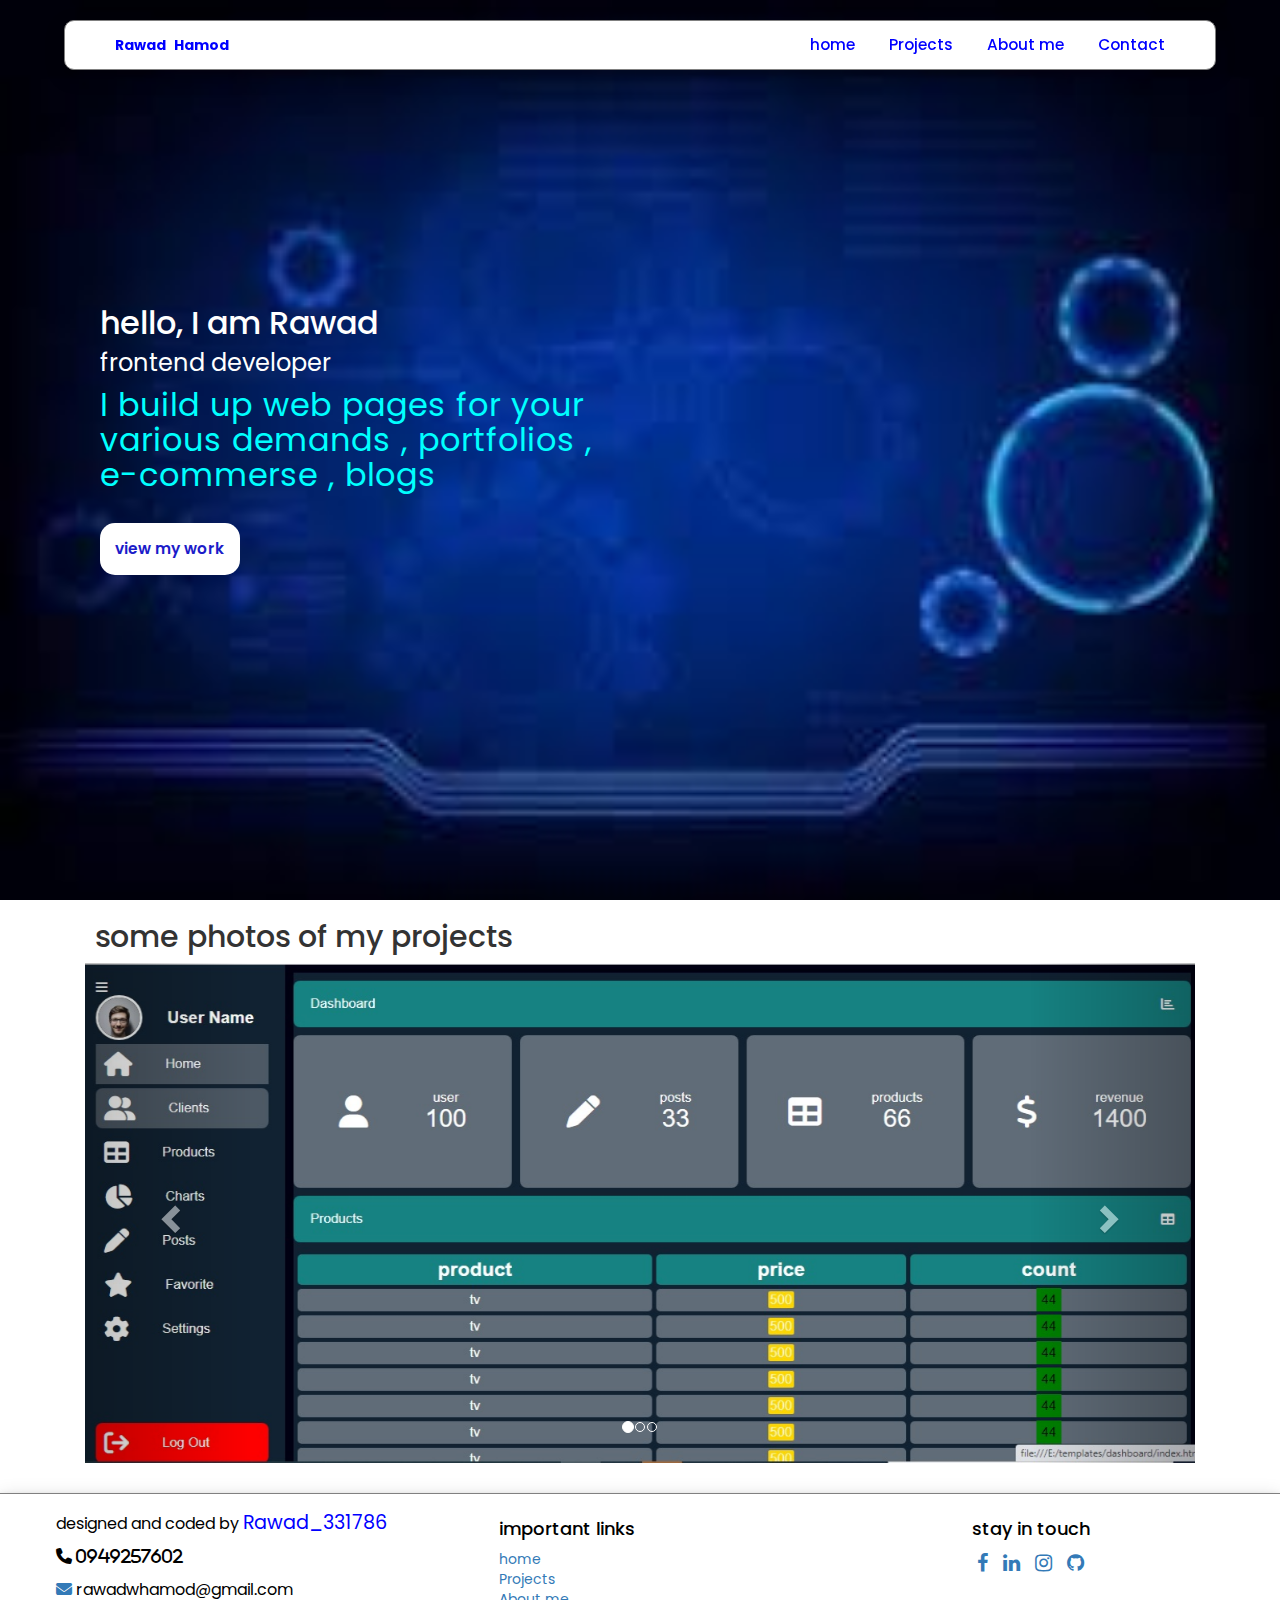
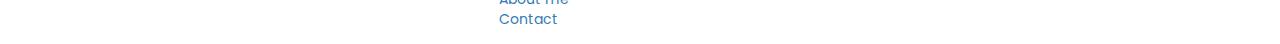
<file: index.html>
<!DOCTYPE html>
<html lang="en">
<head>
    <meta charset="UTF-8">
    <meta name="viewport" content="width=device-width, initial-scale=1.0">
    <link rel="stylesheet" href="https://cdnjs.cloudflare.com/ajax/libs/font-awesome/6.4.0/css/all.min.css">
    <link rel="stylesheet" href="https://cdnjs.cloudflare.com/ajax/libs/font-awesome/4.7.0/css/font-awesome.min.css">
    <!-- including boot strap -->
     <link rel="stylesheet" href="CSS/bootstrap.min.css" media="all">
    <link rel="stylesheet" href="CSS/style.css">
    <!-- j-query for carousel -->
    <link rel="stylesheet" href="https://maxcdn.bootstrapcdn.com/bootstrap/3.4.1/css/bootstrap.min.css">
    <script src="https://ajax.googleapis.com/ajax/libs/jquery/3.7.1/jquery.min.js"></script>
    <script src="https://maxcdn.bootstrapcdn.com/bootstrap/3.4.1/js/bootstrap.min.js"></script>
    <title>rawad hamod</title>
    <style>
        #btnup{
            width:30px;
            height: 30px;
            border-radius: 50%;
            border:none;
            background-color: #fa0;
            cursor: pointer;
            position: fixed;
            bottom: 20px;
            right:20px;
            display: none;

        }
    </style>
</head>
<body>
    <button id="btnup">^</button>
    <div id="header" class="header">
        <a href="#" class="logo">Rawad Hamod</a>
        <nav class="navigation">
            <a href="https://rawad-hamod.github.io/wp1/" onclick="addActiveStyle(this.innerText)">home</a>
            <a href="https://rawad-hamod.github.io/wp1/projects.html" onclick="addActiveStyle(this.innerText)">Projects</a>
            <a href="https://rawad-hamod.github.io/wp1/about.html" onclick="addActiveStyle(this.innerText)">About me</a>
            <a href="https://rawad-hamod.github.io/wp1/contact.html" onclick="addActiveStyle(this.innerText)">Contact</a>
        </nav>
        <div class="menu-icon" ><i class="fa-solid fa-bars"></i></div>
    </div>
    <div class="small-devices-menu">
        <a href="https://rawad-hamod.github.io/wp1/">home</a>
            <a href="https://rawad-hamod.github.io/wp1/projects.html">Projects</a>
            <a href="https://rawad-hamod.github.io/wp1/about.html">About me</a>
            <a href="https://rawad-hamod.github.io/wp1/contact.html">Contact</a>
    </div>
    <section class="main">
        <div>
            <h2>
                hello, I am Rawad <br>
                <span>frontend developer </span>
            </h2>
            <h3>I build up web pages for your various demands , portfolios , e-commerse , blogs</h3>
            <a href="https://rawad-hamod.github.io/wp1/projects.html" class="main-button">view my work</a> 
            
                
            </div>

        </div>
    </section>

       

        <div class="container mt-3 mr-auto mb-5 ml-auto">
            <h2 class="m-3">some photos of my projects</h2>  
            <div id="myCarousel" class="carousel slide" data-ride="carousel">
              <!-- Indicators -->
              <ol class="carousel-indicators">
                <li data-target="#myCarousel" data-slide-to="0" class="active"></li>
                <li data-target="#myCarousel" data-slide-to="1"></li>
                <li data-target="#myCarousel" data-slide-to="2"></li>
              </ol>
          
              <!-- Wrapper for slides -->
              <div class="carousel-inner">
                <div class="item active">
                  <img src="images/dashboard.jpg" alt="Los Angeles" style="width:100%;height:500px">
                </div>
          
                <div class="item">
                  <img src="images/avatarimage.jpg" alt="Chicago" style="width:100%;height:500px">
                </div>
              
                <div class="item">
                  <img src="images/dashboard.jpg" alt="New york" style="width:100%;height:500px">
                </div>
              </div>
          
              <!-- Left and right controls -->
              <a class="left carousel-control" href="#myCarousel" data-slide="prev">
                <span class="glyphicon glyphicon-chevron-left"></span>
                <span class="sr-only">Previous</span>
              </a>
              <a class="right carousel-control" href="#myCarousel" data-slide="next">
                <span class="glyphicon glyphicon-chevron-right"></span>
                <span class="sr-only">Next</span>
              </a>
            </div>
          </div>
          
          
          
        
            <!-- footer -->
            <footer class="footer row align-items-start justify-content-space-arround gap-1">
                <div class="footer-contact col-12 col-md-4">
                    <p>designed and coded by <span>Rawad_331786</span></p>
                    <p><i class="fas fa-phone"> 0949257602</i></p>
                    <p><a href="mailto:rawadwhamod@gmail.com"><i class="fas fa-envelope"> </i></a> rawadwhamod@gmail.com</p>
                </div>
                <div class="footer-links col-12 col-md-3 d-flex flex-column">
                    <h4>important links</h4>
                    <a href="https://rawad-hamod.github.io/wp1/">home</a>
                    <a href="https://rawad-hamod.github.io/wp1/projects.html">Projects</a>
                    <a href="https://rawad-hamod.github.io/wp1/about.html">About me</a>
                    <a href="https://rawad-hamod.github.io/wp1/contact.html">Contact</a>
                </div>
                <div class="footer-social col-12 col-md-4">
                    <h4 style="text-align: center;">stay in touch</h4>
                    <div class="d-flex flex-row gap-4 justify-content-center" style="font-size:20px">
                    <a href="https://www.facebook.com/rawad.hamod.5/"><i class="fa fa-facebook"></i></a>
                        <a href="https://l.facebook.com/l.php?u=https%3A%2F%2Fwww.linkedin.com%2Fin%2Frawad-hamod-9a8ab2261%3Futm_source%3Dshare%26utm_campaign%3Dshare_via%26utm_content%3Dprofile%26utm_medium%3Dandroid_app%26fbclid%3DIwZXh0bgNhZW0CMTAAAR0p4Eatne9lekPGZSMo8bte9rM4MjWnN-ThNWFh8XT9DZFwx3z41SG83Oo_aem_upCcDWCUiNfxOagwBrv-nQ&h=AT2FSRej_QizNmnvWs6XQFoV1MHhMuQ3a9tXbB646uC6XAxTznetVnOA1HXBl68CMxfcL0bqHGqvYhgqFxjQ0IkdZeWYbXWErYX_8UsRIeTD1yjIqhsxl5W0nS9BD_Nu12OVkQ"><i class="fa fa-linkedin"></i></a>
                        <a href="#"><i class="fa fa-instagram"></i></a>
                        <a href="https://github.com/rawad-hamod/"><i class="fa fa-github"></i></a>
                    </div>
                </div>
            </footer>
            <!-- including index.js file  -->
            <script src="JS/index.js"></script>
            <!-- including bootstrap js file -->
            <script src="JS/bootstrap.min.js"></script>



</body>
</html>
</file>
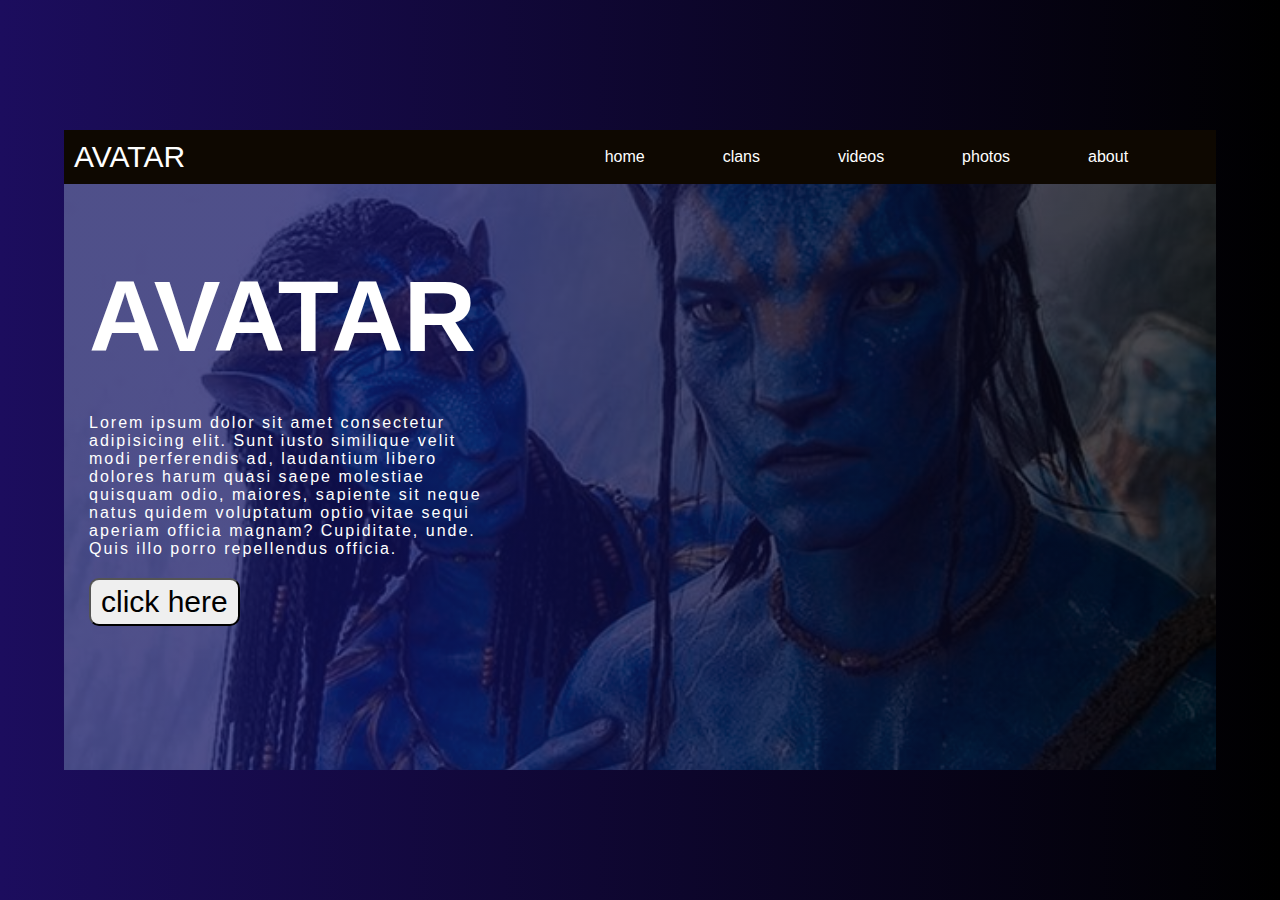
<file: projects/avatar/index.html>
<!DOCTYPE html>
<html lang="en">
<head>
    <meta charset="UTF-8">
    <meta name="viewport" content="width=device-width, initial-scale=1.0">
    <title>avatar</title>
    <link rel="stylesheet" href="style.css">
</head>
<body>
    <div class="container">
        <header>
            <a href="#" class="logo">
                avatar
            </a>
            <ul reversed>
                <li><a href="#">home</a></li>
                <li><a href="#">clans</a></li>
                <li><a href="#">videos</a></li>
                <li><a href="#">photos</a></li>
                <li><a href="#">about</a></li>
            </ul>
        </header>
        <div class="content">
            <h2>avatar</h2>
            <p>Lorem ipsum dolor sit amet consectetur adipisicing elit. Sunt iusto similique velit modi perferendis ad, laudantium libero dolores harum quasi saepe molestiae quisquam odio, maiores, sapiente sit neque natus quidem voluptatum optio vitae sequi aperiam officia magnam? Cupiditate, unde. Quis illo porro repellendus officia.</p>
            <button>click here</button>
        </div>
    </div>
</body>
</html>
</file>
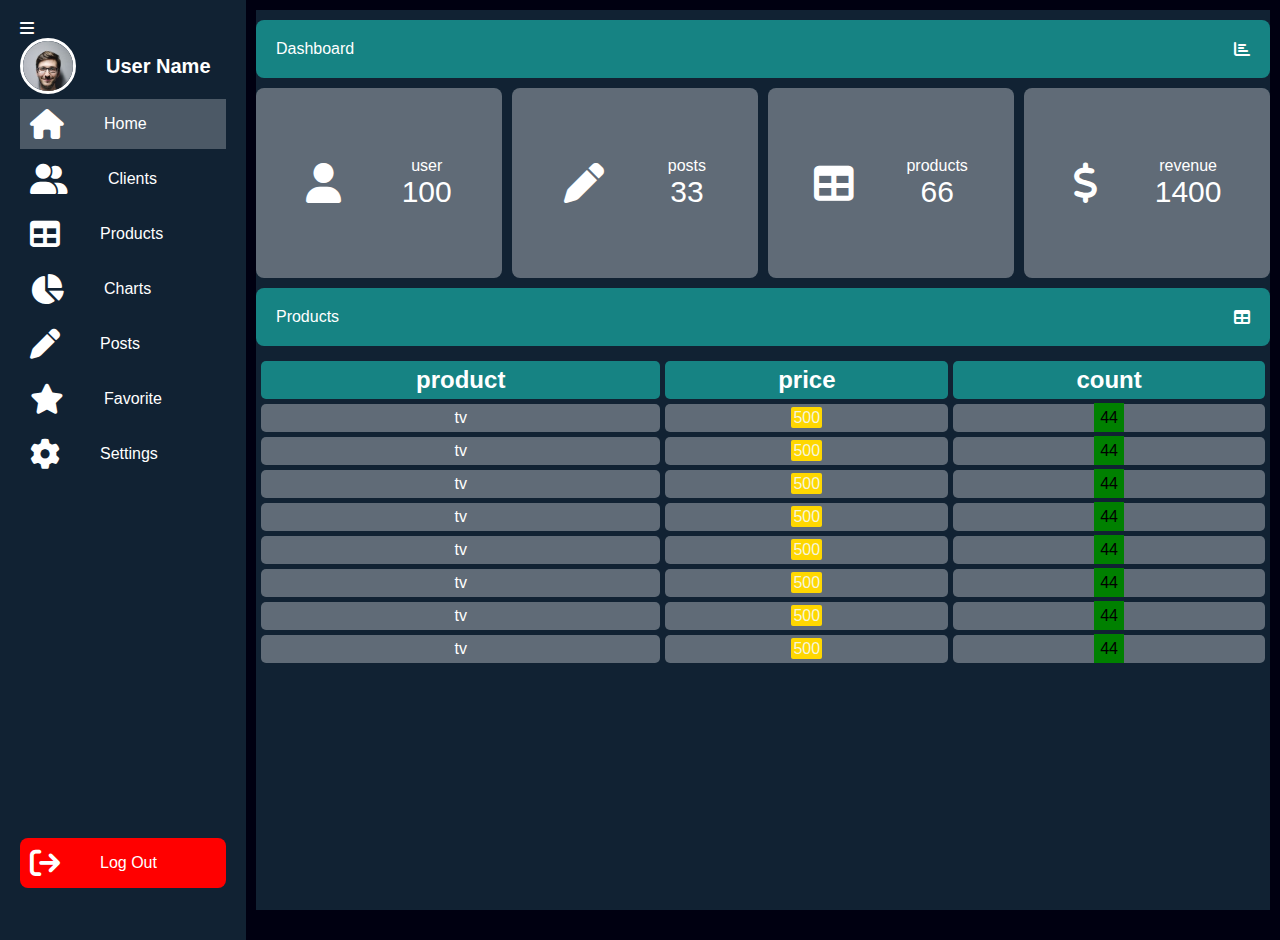
<file: projects/dashboard/index.html>
<!DOCTYPE html>
<html lang="en">
<head>
    <meta charset="UTF-8">
    <meta name="viewport" content="width=device-width, initial-scale=1.0">
    <title>dashboard</title>
    <link rel="stylesheet" href="style.css">
    <link rel="stylesheet" href="https://cdnjs.cloudflare.com/ajax/libs/font-awesome/6.4.0/css/all.min.css">
    <script src="button.js"></script>
</head>
<body>
    <div class="menu">
        <i  class=" icon fas fa-bars"></i>
        
        <ul>
        <li class="profile">
            <div class="imgbox">
                <img   src="profile.jpg" alt="profile picture">
            </div>
            <h2>user name</h2> 
        </li>
        <li class="active">
            <a href="#">
                <i class="fas fa-home"></i>
                <p>Home</p>
            </a>
        </li>
        <li>
            <a href="#">
                <i class="fas fa-user-group"></i>
                <p>Clients</p>
            </a>
        </li>
        <li>
            <a href="#">
                <i class="fas fa-table"></i>
                <p>Products</p>
            </a>
        </li>
        <li>
            <a href="#">
                <i class="fas fa-chart-pie"></i>
                <p>Charts</p>
            </a>
        </li>
        <li>
            <a href="#">
                <i class="fas fa-pen"></i>
                <p>Posts</p>
            </a>
        </li>
        <li>
            <a href="#">
                <i   class="fas fa-star"></i>
                <p>Favorite</p>
            </a>
        </li>
        <li>
            <a href="#">
                <i class="fas fa-cog"></i>
                <p>Settings</p>
            </a>
        </li>
        <li class="logout">
            <a href="#">
                <i class="fas fa-sign-out"></i>
                <p>Log Out</p>
               
            </a>
        </li>
    </ul>
   
    </div>
    <div class="content">
        <div class="title-info">
            <p>dashboard</p>
            <i class="fas fa-chart-bar"></i>
        </div>
        <div class="data-info">
            <div class="box">
                <i class="fas fa-user"></i>
            
                <div class="data">
                <p>user</p>
                <span>100</span>
                </div>
            </div>
            
            <div class="box">
                <i class="fas fa-pen"></i>
              <div class="data">
                <p>posts</p>
                <span>33</span>
              </div>
            </div>
            
            <div class="box">
                <i class="fas fa-table"></i>
              <div class="data">
                <p>products</p>
                <span>66</span>
              </div>
            </div>
            
            <div class="box">
                <i class="fas fa-dollar"></i>
              <div class="data">
                <p>revenue</p>
                <span>1400</span>
              </div>
            </div>
           
            
        </div>
        <div class="title-info">
            <p>products</p>
            <i class="fas fa-table"></i>
        </div>
        <table>
            <thead>
                <tr>
                    <th>product</th>
                    <th>price</th>
                    <th>count</th>
                </tr>
            </thead>
            <tbody>
                <tr>
                    <td>tv</td>
                    <td > <span class="price">500</span></td>
                    <td><span class="count">44</span></td>
                </tr>
                <tr>
                    <td>tv</td>
                    <td > <span class="price">500</span></td>
                    <td><span class="count">44</span></td>
                </tr>
                <tr>
                    <td>tv</td>
                    <td > <span class="price">500</span></td>
                    <td><span class="count">44</span></td>
                </tr>
                <tr>
                    <td>tv</td>
                    <td > <span class="price">500</span></td>
                    <td><span class="count">44</span></td>
                </tr>
                <tr>
                    <td>tv</td>
                    <td > <span class="price">500</span></td>
                    <td><span class="count">44</span></td>
                </tr>
                <tr>
                    <td>tv</td>
                    <td > <span class="price">500</span></td>
                    <td><span class="count">44</span></td>
                </tr>
                <tr>
                    <td>tv</td>
                    <td > <span class="price">500</span></td>
                    <td><span class="count">44</span></td>
                </tr>
                <tr>
                    <td>tv</td>
                    <td > <span class="price">500</span></td>
                    <td><span class="count">44</span></td>
                </tr>
            </tbody>
        </table>
        
    </div>

    
    
</body>
</html>
</file>
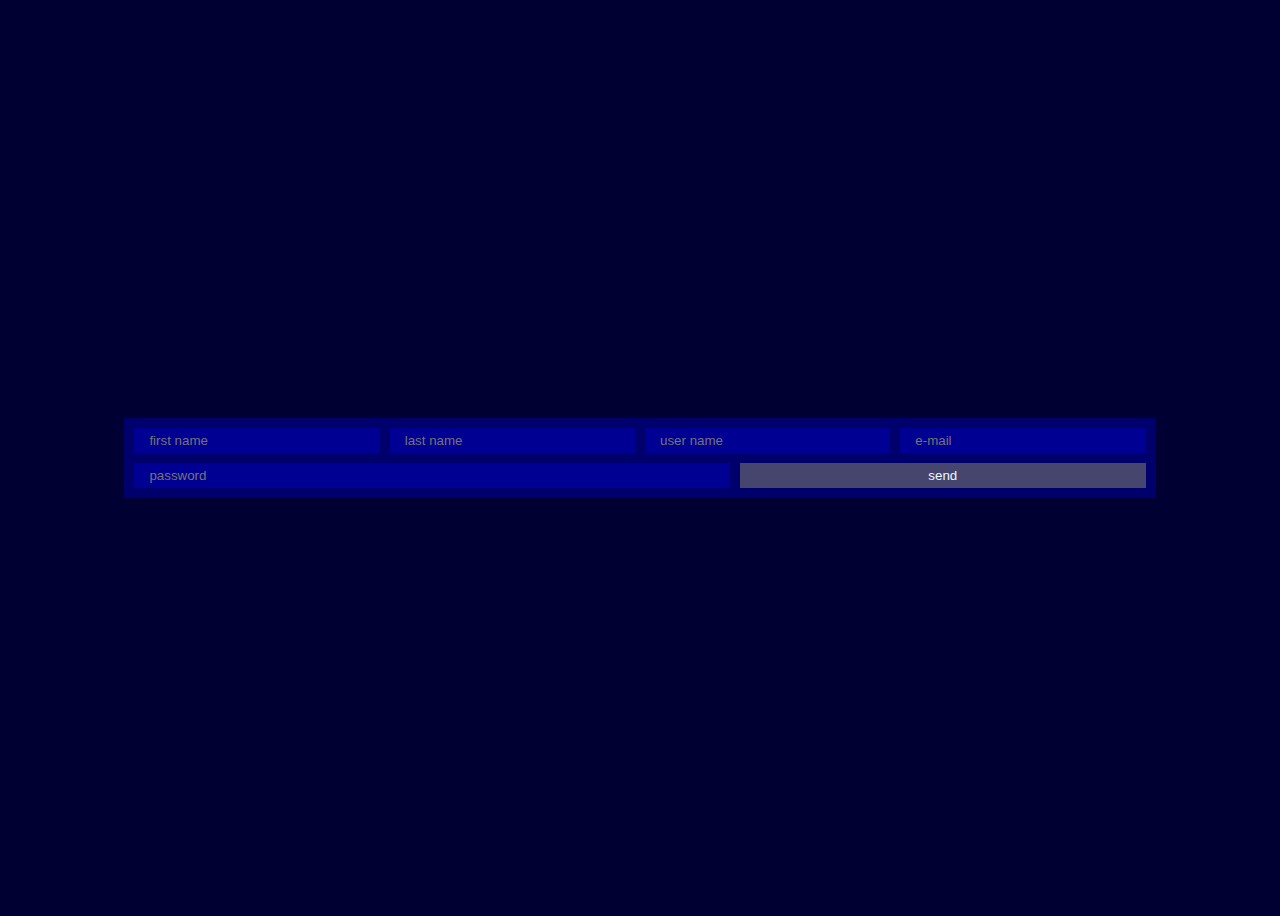
<file: projects/form/index.html>
<!DOCTYPE html>
<html lang="en">
<head>
    <meta charset="UTF-8">
    <meta name="viewport" content="width=device-width, initial-scale=1.0">
    <title>form</title>
    <link rel="stylesheet" href="style.css">
</head>
<body>
    <form action="">
        <input type="text" placeholder="first name">
        <input type="text" placeholder="last name">
        <input type="text" placeholder="user name">
        <input type="email" placeholder="e-mail">
        <input type="password" placeholder="password">
        <button>send</button>
    </form>
    
</body>
</html>
</file>
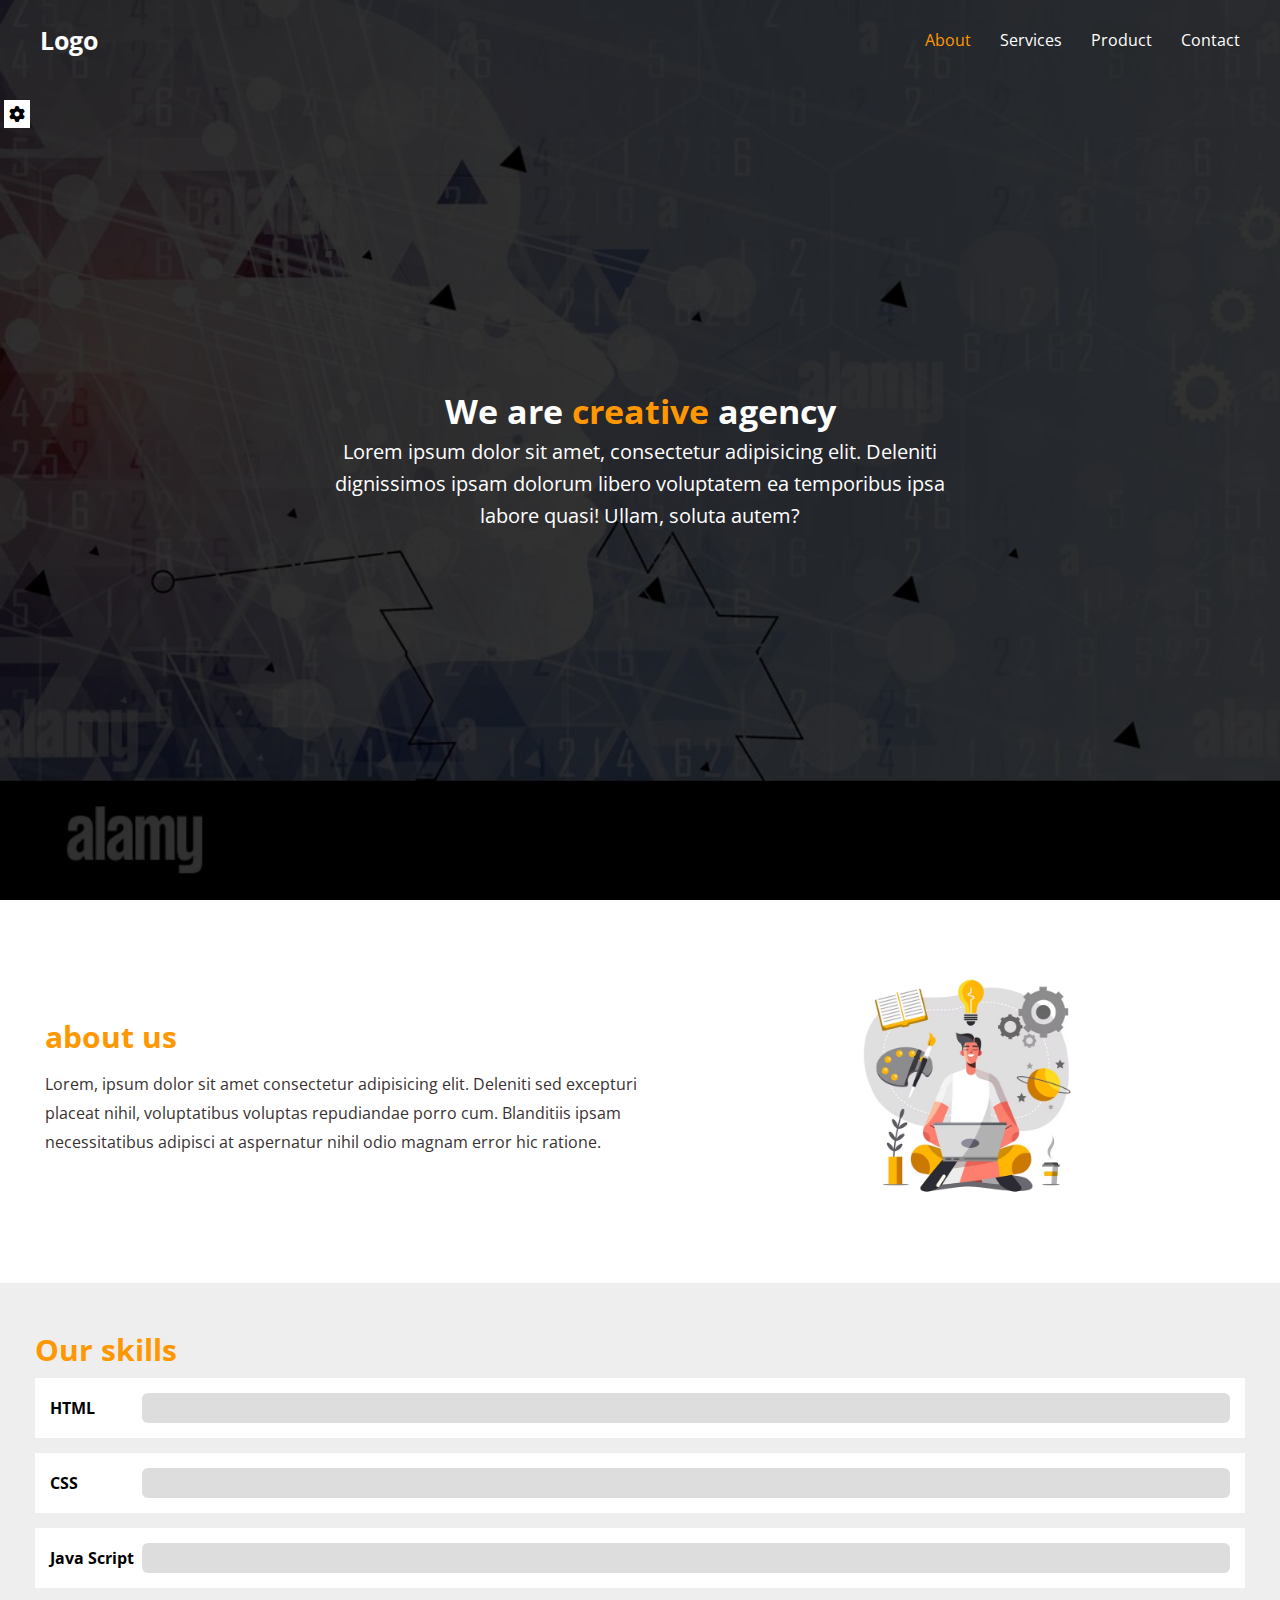
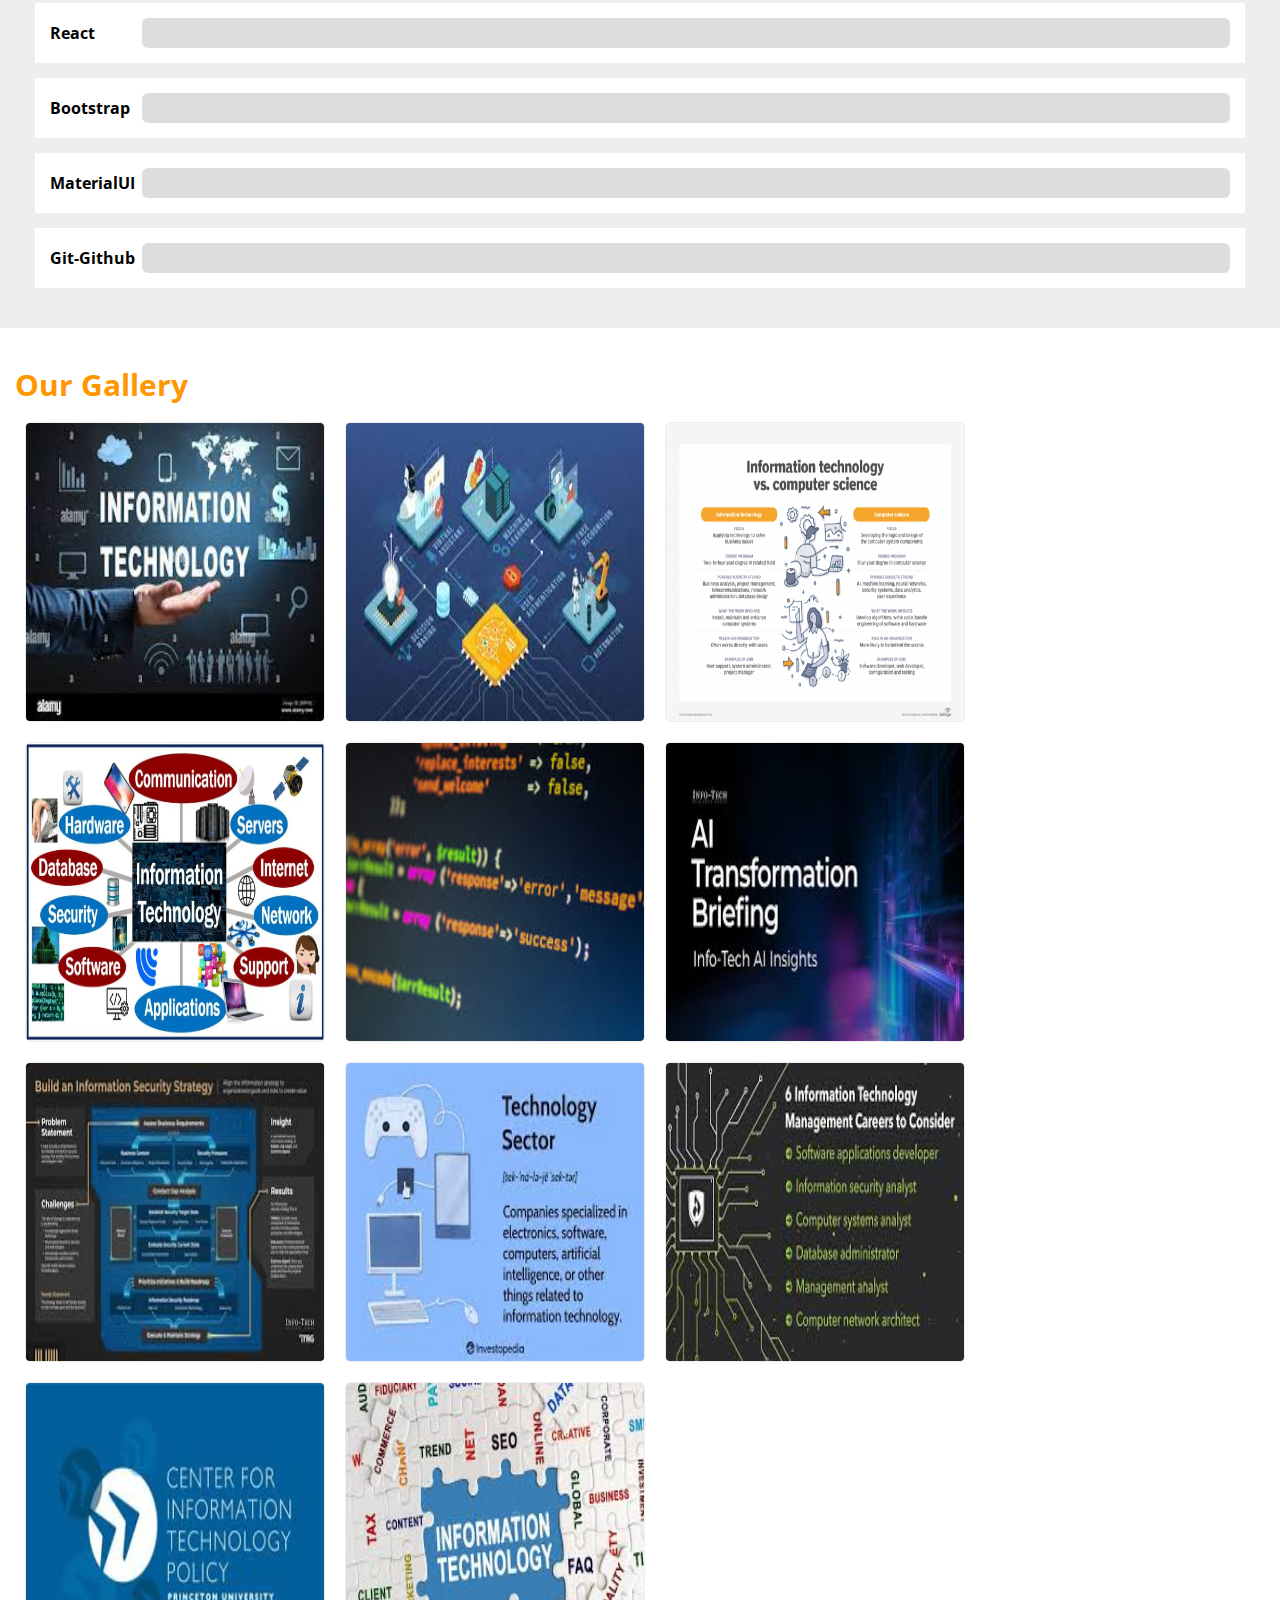
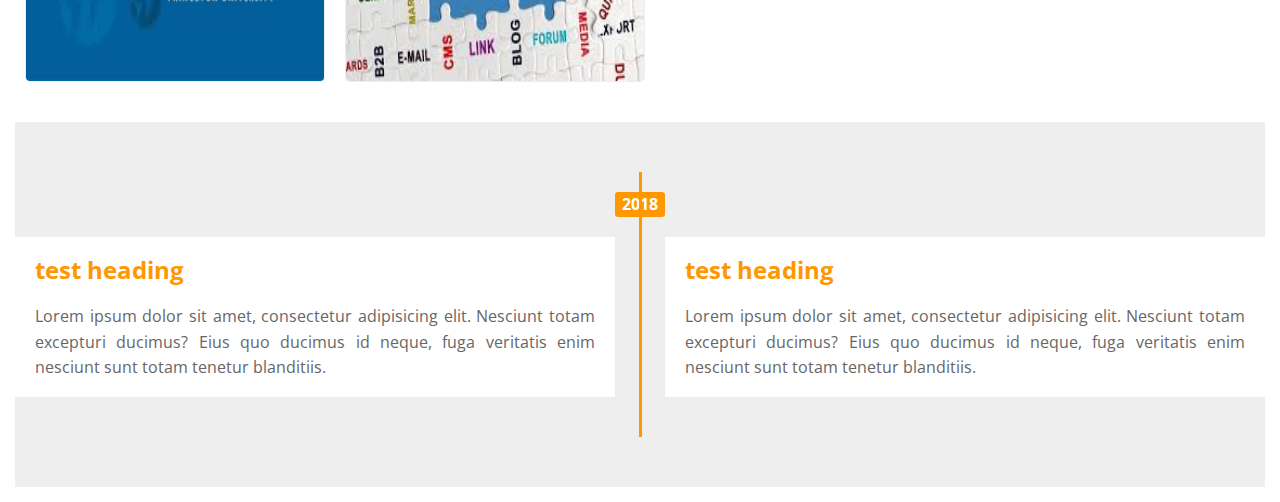
<file: projects/landing-page/index.html>
<!DOCTYPE html>
<html lang="en">

<head>
    <meta charset="UTF-8">
    <meta name="viewport" content="width=device-width, initial-scale=1.0">
    <!-- google fonts -->
    <link rel="preconnect" href="https://fonts.googleapis.com">
    <link rel="preconnect" href="https://fonts.gstatic.com" crossorigin>
    <link href="https://fonts.googleapis.com/css2?family=Open+Sans:ital,wght@0,300..800;1,300..800&display=swap"
        rel="stylesheet">
    <!-- styling -->
    <link rel="stylesheet" href="css/index.css">
    <!-- css normalization -->
    <link rel="stylesheet" href="css/normalize.css">
    <!-- font awesome -->
    <link rel="stylesheet" href="css/all.min.css">
    <link rel="stylesheet" href="css/fontawesome.min.css">
    <title>landing page</title>
</head>

<body>
    <!-- start settings box -->
    <div class="settings-box">
        <div class="toggle">
            <i class="settings-icon fa-solid fa-gear"></i>
        </div>
        <div class="settings-container">
            <h4>colors options:</h4>
            <ul class="colors-list">
                <li class="active" data-color="#ff9800"></li>
                <li data-color="#e91e63"></li>
                <li data-color="#009688"></li>
                <li data-color="#03a9f4"></li>
                <li data-color="#3caf50"></li>
            </ul>
        </div>
        <div class="bcknd-cont">
            <h4>Random background:</h4>
            <div class="bcknd-opt">
                <span class="yes" class="active">yes</span>
                <span class="no">no</span>
            </div>


        </div>
    </div>
    <!--  end settings box -->
    <!-- header section start -->
    <section class="first_section">
        <div class="overlay"></div>
        <div class="header_area">
            <div class="logo">Logo</div>
            <ul>
                <li> <a href="#about-us" class="active">About</a></li>
                <li><a href="#">Services</a></li>
                <li><a href="#">Product</a></li>
                <li><a href="#">Contact</a></li>
            </ul>
        </div>
        <div class="introdection_text">
            <h1>We are <span>creative</span> agency</h1>
            <p>Lorem ipsum dolor sit amet, consectetur adipisicing elit. Deleniti dignissimos ipsam dolorum libero
                voluptatem ea temporibus ipsa labore quasi! Ullam, soluta autem?
            </p>

        </div>
    </section>
    <!-- header section end -->
    <!-- start about us -->
    <section class="second_section" id="about-us">
        <div class="about-us">
            <div class="info-box">
                <h2>about us</h2>
                <p>Lorem, ipsum dolor sit amet consectetur adipisicing elit. Deleniti sed excepturi placeat nihil, voluptatibus voluptas repudiandae porro cum. Blanditiis ipsam necessitatibus adipisci at aspernatur nihil odio magnam error hic ratione.</p>
            </div>
            <div class="img-box">
                <img src="images/about-us.avif" alt="">
            </div>
        </div>

    </section>
    <!-- end about us -->
    <!-- start our skills -->
    <section class="third_section" id="our-skills">
        <div class="skills">
            <h2>Our skills</h2>
            <div class="skill-box">
                <div class="skill-name">HTML</div>
                <div class="skill-progress">
                    <span data-progress="80%"></span>
                </div>
            </div>
            <div class="skill-box">
                <div class="skill-name">CSS</div>
                <div class="skill-progress">
                    <span data-progress="70%"></span>
                </div>
            </div>
            <div class="skill-box">
                <div class="skill-name">Java Script</div>
                <div class="skill-progress">
                    <span data-progress="60%"></span>
                </div>
            </div>
            <div class="skill-box">
                <div class="skill-name">React</div>
                <div class="skill-progress">
                    <span data-progress="80%"></span>
                </div>
            </div>
            <div class="skill-box">
                <div class="skill-name">Bootstrap</div>
                <div class="skill-progress">
                    <span data-progress="85%"></span>
                </div>
            </div>
            <div class="skill-box">
                <div class="skill-name">MaterialUI</div>
                <div class="skill-progress">
                    <span data-progress="65%"></span>
                </div>
            </div>
            <div class="skill-box">
                <div class="skill-name">Git-Github</div>
                <div class="skill-progress">
                    <span data-progress="90%"></span>
                </div>
            </div>
        </div>

    </section>
    <!-- end our skills -->
    <!-- start our gallery -->
    <section class="fourth_section">
        <h2> Our Gallery</h2>
        <div class="box-images">
            <img src="./images/06.jpg" alt="the first project">
            <img src="./images/07.jpg" alt="the second project">
            <img src="./images/08.png" alt="the third project">
            <img src="./images/09.jpg" alt="">
            <img src="./images/10.jpg" alt="">
            <img src="./images/11.jpg" alt="the fourth project">
            <img src="./images/12.jpg" alt="test project">
            <img src="./images/13.jpg" alt="tips for your career">
            <img src="./images/14.jpg" alt="">
            <img src="./images/15.jpg" alt="">
            <img src="./images/16.jpg" alt="">
        </div>
    
    </section>
    <!-- end our gallery -->
    <!--start time line -->
    <section class="fifth_section">
        <div class="timeline">
            <div class="timeline-content">
                <div class="year">2018</div>
                <div class="left">
                    <div class="content">
                        <h2>test heading</h2>
                        <p>Lorem ipsum dolor sit amet, consectetur adipisicing elit. Nesciunt totam excepturi ducimus? Eius
                            quo
                            ducimus id neque, fuga veritatis enim nesciunt sunt totam tenetur blanditiis.</p>
                    </div>
                </div>
                <div class="right">
                    <div class="content">
                        <h2>test heading</h2>
                        <p>Lorem ipsum dolor sit amet, consectetur adipisicing elit. Nesciunt totam excepturi ducimus? Eius
                            quo
                            ducimus id neque, fuga veritatis enim nesciunt sunt totam tenetur blanditiis.</p>
                    </div>
                </div>
    
            </div>
    </section>
    <!--end time line -->
    
    <!-- js file -->
    <script src="index.js"></script>
</body>

</html>
</file>
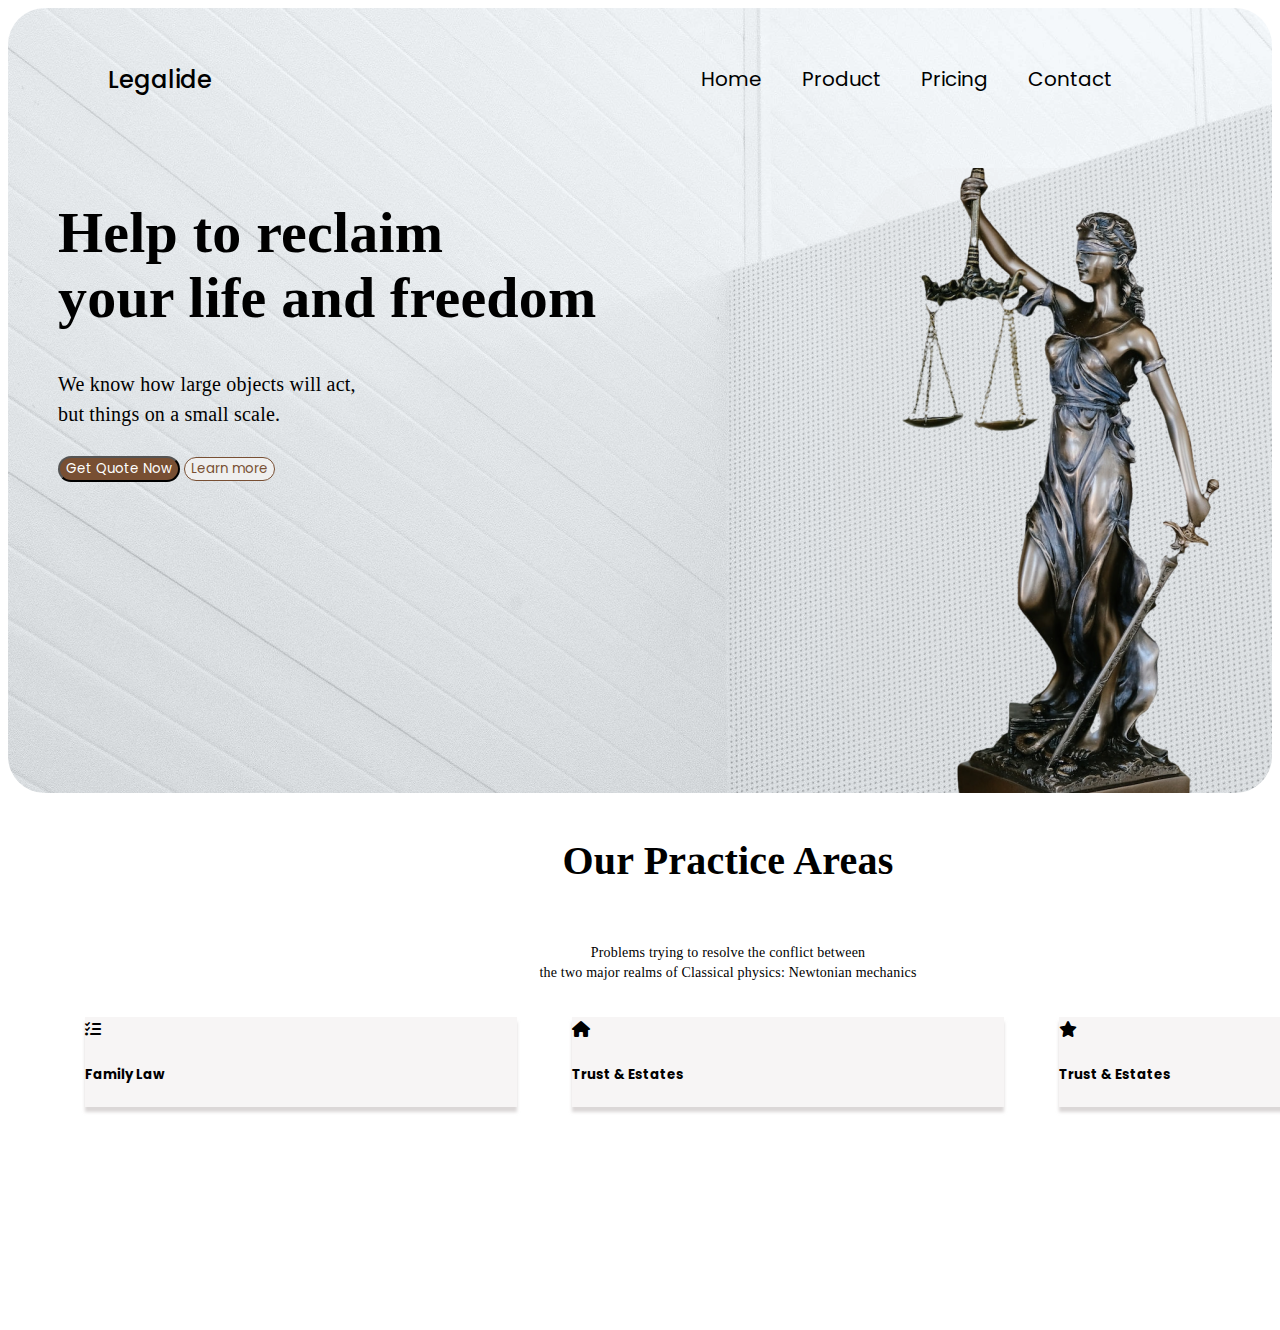
<file: projects/legalide/index.html>
<!DOCTYPE html>
<html lang="en">
<head>
    <meta charset="UTF-8">
    <meta name="viewport" content="width=device-width, initial-scale=1.0">
    <title>legalide</title>
    <link rel="stylesheet" href="style.css">
    <link rel="stylesheet" href="https://cdnjs.cloudflare.com/ajax/libs/font-awesome/6.4.2/css/all.min.css">
</head>
<body>
    <header class="header">
<nav class="navbar">
    <a  class="logo" href="#">Legalide</a>
    <ul class="headermenu">
      <li><a href="#">Home</a></li>  
      <li><a href="#">Product</a></li>
      <li><a href="#">Pricing</a></li>
      <li><a href="#">Contact</a></li>
      <li>

      </li>
    </ul>
</nav>
<nav class="headercontainer">
    <h1>Help to reclaim <br>your life and freedom </h1>
    <h4>We know how large objects will act,<br> 
        but things on a small scale.</h4>
        <button class="getqutebtn">Get Quote Now</button>
        <button class="learnmorebtn">Learn more</button>
</nav>
    </header>
<!-- من هون بلش السكشن التاني 
 -->
    <section class="practicearea">
        <div class="topbox">
            <h2>Our Practice Areas</h2>
            <p>Problems trying to resolve the conflict between <br>
the two major realms of Classical physics: Newtonian mechanics </p>
            </div>
        <div class="cardscontainers1">

            <div class="s2card">  
                <div class="s2icons"> <i class="fas fa-list-check"></i></div>
               <div><h5>Family Law</h5></div>
            </div>  
                
            
            <div class="s2card">
                
                    <div class="s2icons"> <i class="fas fa-home"></i></div>
                   <div><h5>Trust & Estates</h5></div>   
          </div>    
               
                
           
            <div class="s2card">
                <div class="s2icons"> <i class="fas fa-star"></i></i></div>
               <div><h5>Trust & Estates</h5></div>
                
            </div>
        </div>
    </section>
    
    
</body>
</html>
</file>
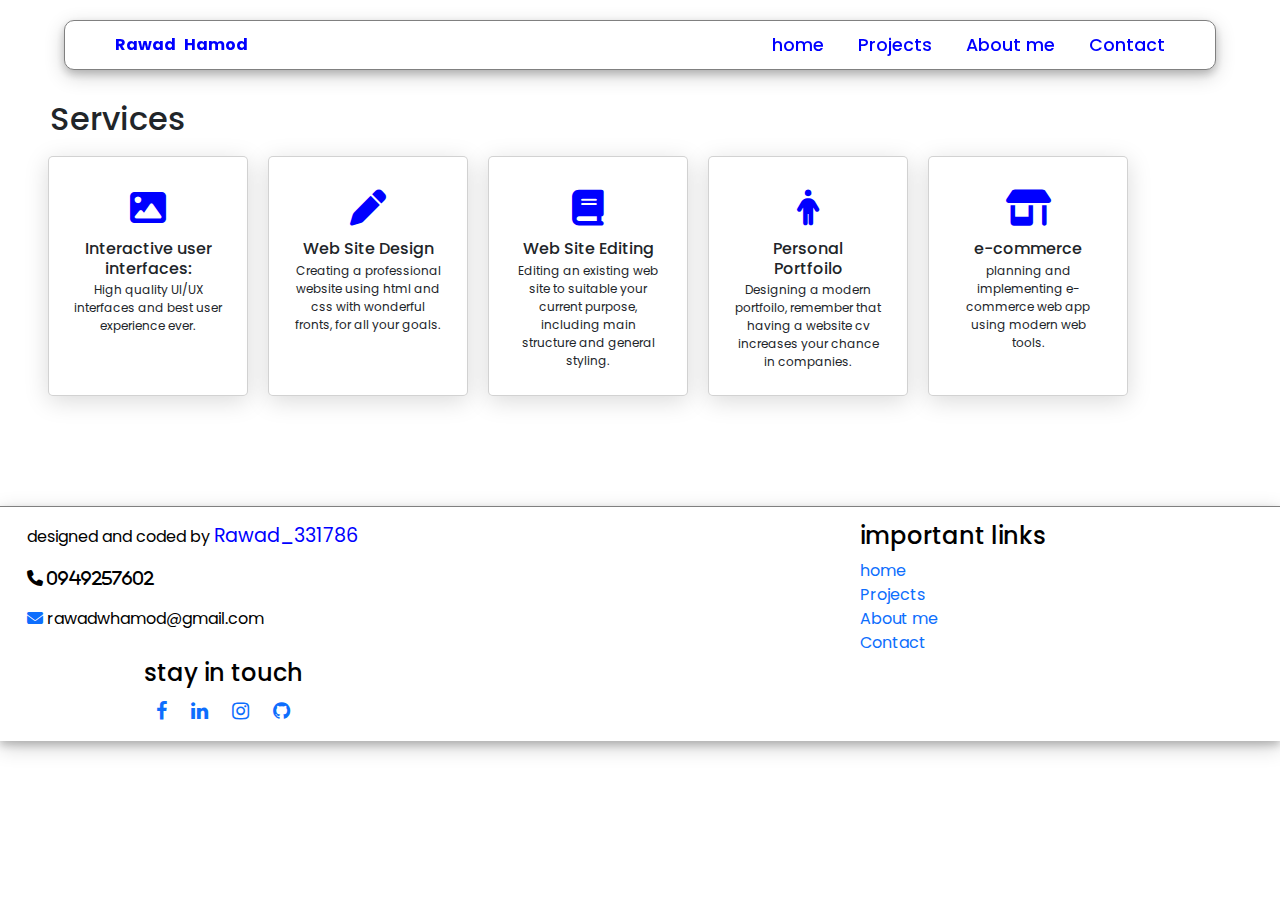
<file: about.html>
<!DOCTYPE html>
<html lang="en">
<head>
    <meta charset="UTF-8">
    <meta name="viewport" content="width=device-width, initial-scale=1.0">
    <link rel="stylesheet" href="https://cdnjs.cloudflare.com/ajax/libs/font-awesome/6.4.0/css/all.min.css">
    <link rel="stylesheet" href="https://cdnjs.cloudflare.com/ajax/libs/font-awesome/4.7.0/css/font-awesome.min.css">
    <!-- including boot strap -->
     <link rel="stylesheet" href="CSS/bootstrap.min.css" media="all">
    <link rel="stylesheet" href="CSS/style.css">
    <title>rawad hamod</title>
    <style>
        #btnup{
            width:30px;
            height: 30px;
            border-radius: 50%;
            border:none;
            background-color: #fa0;
            cursor: pointer;
            position: fixed;
            bottom: 20px;
            right:20px;
            display: none;

        }
    </style>
</head>
<body>
    <button id="btnup" class="primary">^</button>
    <div id="header" class="header">
        <a href="#" class="logo">Rawad Hamod</a>
        <nav class="navigation">
            <a href="https://rawad-hamod.github.io/wp1/" onclick="addActiveStyle(this.innerText)">home</a>
            <a href="https://rawad-hamod.github.io/wp1/projects.html" onclick="addActiveStyle(this.innerText)">Projects</a>
            <a href="https://rawad-hamod.github.io/wp1/about.html" onclick="addActiveStyle(this.innerText)">About me</a>
            <a href="https://rawad-hamod.github.io/wp1/contact.html" onclick="addActiveStyle(this.innerText)">Contact</a>
        </nav>
        <div class="menu-icon" ><i class="fa-solid fa-bars"></i></div>
    </div>
    <div class="small-devices-menu">
        <a href="https://rawad-hamod.github.io/wp1/">home</a>
            <a href="https://rawad-hamod.github.io/wp1/projects.html">Projects</a>
            <a href="https://rawad-hamod.github.io/wp1/about.html">About me</a>
            <a href="https://rawad-hamod.github.io/wp1/contact.html">Contact</a>
    </div>
    <section class="services" id="Services">
        <h2 class="section-title">Services</h2>
        <div class="row">
            <div class="card col-6 col-md-4">
                <div class="icon">
                    <i class="fas fa-image"></i>
                </div>
                <div class="card-info">
                    <h3>Interactive user interfaces:</h3>
                    <p>High quality UI/UX interfaces and best user experience ever.
                    </p>
                </div>
            </div>
            <div class="card col-6 col-md-4">
                <div class="icon">
                    <i class="fas fa-pen"></i>
                </div>
                <div class="card-info">
                    <h3>Web Site Design</h3>
                    <p>Creating a professional website using html and css with wonderful fronts, for all your goals.
                    </p>
                </div>
            </div>
            <div class="card col-6 col-md-4">
                <div class="icon">
                    <i class="fas fa-book"></i>
                </div>
                <div class="card-info">
                    <h3>Web Site Editing</h3>
                    <p> Editing an existing web site to suitable your current purpose, including main structure and
                        general styling. </p>
                </div>
            </div>
            <div class="card col-6 col-md-4">
                <div class="icon">
                    <i class="fas fa-person"></i>
                </div>
                <div class="card-info">
                    <h3>Personal Portfoilo</h3>
                    <p> Designing a modern portfoilo, remember that having a website cv increases your chance in
                        companies. </p>
                </div>
            </div>
            <div class="card col-6 col-md-4">
                <div class="icon">
                    <i class="fas fa-shop"></i>
                </div>
                <div class="card-info">
                    <h3>e-commerce</h3>
                    <p>planning and implementing e-commerce web app using modern web tools. </p>
                </div>
            </div>
            
            </div>
    </section>
   
    
    <footer class="footer row align-items-start justify-content-space-arround gap-1">
        <div class="footer-contact col-12 col-md-4">
            <p>designed and coded by <span>Rawad_331786</span></p>
            <p><i class="fas fa-phone"> 0949257602</i></p>
            <p><a href="mailto:rawadwhamod@gmail.com"><i class="fas fa-envelope"> </i></a> rawadwhamod@gmail.com</p>
        </div>
        <div class="footer-links col-12 col-md-4 d-flex flex-column">
            <h4>important links</h4>
            <a href="https://rawad-hamod.github.io/wp1/">home</a>
            <a href="https://rawad-hamod.github.io/wp1/projects.html">Projects</a>
            <a href="https://rawad-hamod.github.io/wp1/about.html">About me</a>
            <a href="https://rawad-hamod.github.io/wp1/contact.html">Contact</a>
        </div>
        <div class="footer-social col-12 col-md-4">
            <h4 style="text-align: center;">stay in touch</h4>
            <div class="d-flex flex-row gap-4 justify-content-center" style="font-size:20px">
            <a href="https://www.facebook.com/rawad.hamod.5/"><i class="fa fa-facebook"></i></a>
                <a href="https://l.facebook.com/l.php?u=https%3A%2F%2Fwww.linkedin.com%2Fin%2Frawad-hamod-9a8ab2261%3Futm_source%3Dshare%26utm_campaign%3Dshare_via%26utm_content%3Dprofile%26utm_medium%3Dandroid_app%26fbclid%3DIwZXh0bgNhZW0CMTAAAR0p4Eatne9lekPGZSMo8bte9rM4MjWnN-ThNWFh8XT9DZFwx3z41SG83Oo_aem_upCcDWCUiNfxOagwBrv-nQ&h=AT2FSRej_QizNmnvWs6XQFoV1MHhMuQ3a9tXbB646uC6XAxTznetVnOA1HXBl68CMxfcL0bqHGqvYhgqFxjQ0IkdZeWYbXWErYX_8UsRIeTD1yjIqhsxl5W0nS9BD_Nu12OVkQ"><i class="fa fa-linkedin"></i></a>
                <a href="#"><i class="fa fa-instagram"></i></a>
                <a href="https://github.com/rawad-hamod/"><i class="fa fa-github"></i></a>
            </div>
        </div>
    </footer>
            <!-- including index.js file  -->
            <script src="JS/index.js"></script>
            <!-- including bootstrap js file -->
            <script src="JS/bootstrap.min.js"></script>
</body>
</html>
</file>
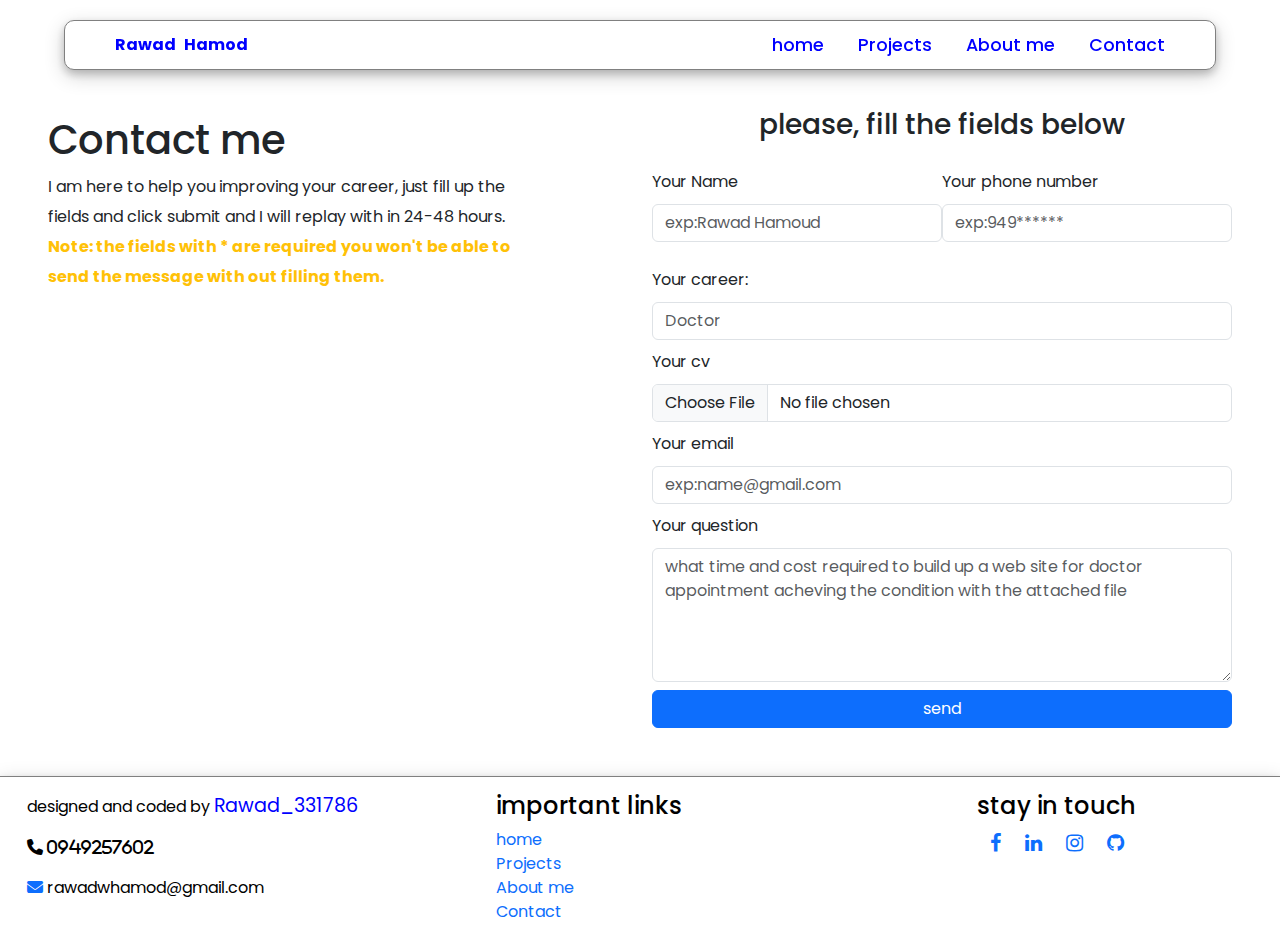
<file: contact.html>
<!DOCTYPE html>
<html lang="en">

<head>
    <meta charset="UTF-8">
    <meta name="viewport" content="width=device-width, initial-scale=1.0">
    <link rel="stylesheet" href="https://cdnjs.cloudflare.com/ajax/libs/font-awesome/6.4.0/css/all.min.css">
    <link rel="stylesheet" href="https://cdnjs.cloudflare.com/ajax/libs/font-awesome/4.7.0/css/font-awesome.min.css">
    <!-- including boot strap -->
    <link rel="stylesheet" href="CSS/bootstrap.min.css">
    <link rel="stylesheet" href="CSS/style.css">
    <title>rawad hamod</title>
    <style>
        #btnup {
            width: 30px;
            height: 30px;
            border-radius: 50%;
            border: none;
            background-color: #fa0;
            cursor: pointer;
            position: fixed;
            bottom: 20px;
            right: 20px;
            display: none;
        }
    </style>
</head>

<body>
    <button id="btnup" class="primary">^</button>
    <div id="header" class="header">
        <a href="#" class="logo">Rawad Hamod</a>
        <nav class="navigation">
            <a href="https://rawad-hamod.github.io/wp1/" onclick="addActiveStyle(this.innerText)">home</a>
            <a href="https://rawad-hamod.github.io/wp1/projects.html" onclick="addActiveStyle(this.innerText)">Projects</a>
            <a href="https://rawad-hamod.github.io/wp1/about.html" onclick="addActiveStyle(this.innerText)">About me</a>
            <a href="https://rawad-hamod.github.io/wp1/contact.html" onclick="addActiveStyle(this.innerText)">Contact</a>
        </nav>
        <div class="menu-icon" ><i class="fa-solid fa-bars"></i></div>
    </div>
    <div class="small-devices-menu">
        <a href="https://rawad-hamod.github.io/wp1/">home</a>
            <a href="https://rawad-hamod.github.io/wp1/projects.html">Projects</a>
            <a href="https://rawad-hamod.github.io/wp1/about.html">About me</a>
            <a href="https://rawad-hamod.github.io/wp1/contact.html">Contact</a>
    </div>
    <!-- contact section -->
    <div class="contact p-3 row justify-content-center align-items-start m-7 p-5">
        <div class="col-12 col-md-6">
            <div class="contact-info justify-content-center align-items-center pt-2 ">
                <div class="title">
                    <h1>Contact me</h1>
                </div>
                <div class="description w-50%">
                    I am here to help you improving your career, just fill up the fields and click submit and I will replay
                    with in 24-48 hours.<br> <span class="text-warning"><b>Note: the fields with * are required you won't be
                            able to send the message with out filling them.</b></span>
                </div>
            </div>
        </div>
        <div class="col-12 col-md-6">
            <div class="contact-form justify-content-center align-items-center gap-1">
                <div class="form">
                    <form class=" form-group d-flex flex-column justify-content-center align-items-center gap-0.5" id="form">
                        <h3>please, fill the fields below</h3>
                        <div class="form-row d-flex justify-content-space-between">
                            <div class="col">
                                <label for="name">Your Name</label>
                                <input id="name" class="form-control" type="text" placeholder="exp:Rawad Hamoud" required>
                                <p id="name-error" class="text-danger"></p>
                            </div>
                            <div class="col">
                                <label for="phone number">Your phone number</label>
                                <input id="phone number" class="form-control col" type="number"
                                    placeholder="exp:949******" required>
                                <p id="num-error" class="text-danger"></p>
                            </div>
                        </div>
                        <label for="career">Your career:</label>
                        <input id="career" type="text" class="form-control" placeholder="Doctor">
                        <label for="file">Your cv</label>
                        <input id="file" class="form-control" type="file" placeholder="to give me a hint about your job">
                        <label for="email">Your email</label>
                        <input id="email" class="form-control" type="email" placeholder="exp:name@gmail.com" required>
                        <label for="question">Your question</label>
                        <textarea id="question" class="form-control" type="text" rows="5" columns="1"
                            placeholder="what time and cost required to build up a web site for doctor appointment acheving the condition with the attached file"></textarea>
                        <button class="btn btn-primary mt-2" type="submit">send</button>
    
                    </form>
                </div>
            </div>
        </div>
    </div>
    
    
    
    <footer class="footer row align-items-start justify-content-space-arround gap-1">
        <div class="footer-contact col-12 col-md-4">
            <p>designed and coded by <span>Rawad_331786</span></p>
            <p><i class="fas fa-phone"> 0949257602</i></p>
            <p><a href="mailto:rawadwhamod@gmail.com"><i class="fas fa-envelope"> </i></a> rawadwhamod@gmail.com</p>
        </div>
        <div class="footer-links col-12 col-md-3 d-flex flex-column">
            <h4>important links</h4>
            <a href="https://rawad-hamod.github.io/wp1/">home</a>
            <a href="https://rawad-hamod.github.io/wp1/projects.html">Projects</a>
            <a href="https://rawad-hamod.github.io/wp1/about.html">About me</a>
            <a href="https://rawad-hamod.github.io/wp1/contact.html">Contact</a>
        </div>
        <div class="footer-social col-12 col-md-4">
            <h4 style="text-align: center;">stay in touch</h4>
            <div class="d-flex flex-row gap-4 justify-content-center" style="font-size:20px">
            <a href="https://www.facebook.com/rawad.hamod.5/"><i class="fa fa-facebook"></i></a>
                <a href="https://l.facebook.com/l.php?u=https%3A%2F%2Fwww.linkedin.com%2Fin%2Frawad-hamod-9a8ab2261%3Futm_source%3Dshare%26utm_campaign%3Dshare_via%26utm_content%3Dprofile%26utm_medium%3Dandroid_app%26fbclid%3DIwZXh0bgNhZW0CMTAAAR0p4Eatne9lekPGZSMo8bte9rM4MjWnN-ThNWFh8XT9DZFwx3z41SG83Oo_aem_upCcDWCUiNfxOagwBrv-nQ&h=AT2FSRej_QizNmnvWs6XQFoV1MHhMuQ3a9tXbB646uC6XAxTznetVnOA1HXBl68CMxfcL0bqHGqvYhgqFxjQ0IkdZeWYbXWErYX_8UsRIeTD1yjIqhsxl5W0nS9BD_Nu12OVkQ"><i class="fa fa-linkedin"></i></a>
                <a href="#"><i class="fa fa-instagram"></i></a>
                <a href="https://github.com/rawad-hamod/"><i class="fa fa-github"></i></a>
            </div>
        </div>
    </footer>
    <!-- including index.js file  -->
    <script src="JS/index.js"></script>
    <script src="JS/contact.js"></script>
    <!-- including bootstrap js file -->
    <script src="JS/bootstrap.min.js"></script>
    
    
    
    </body>
    
    </html>
</file>
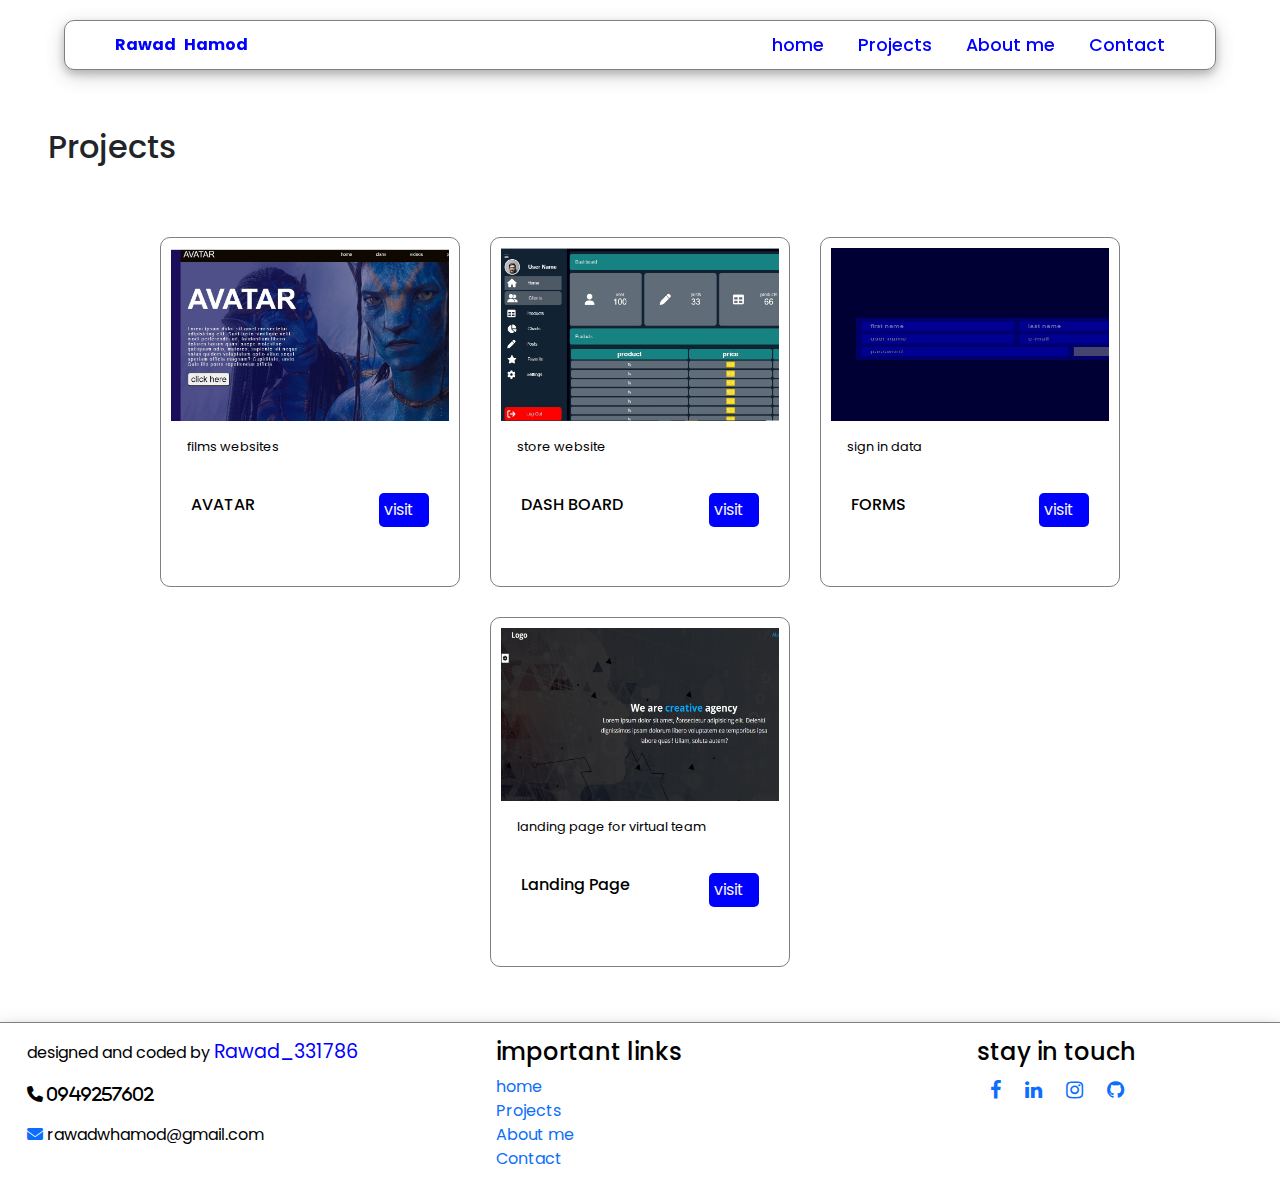
<file: projects.html>
<!DOCTYPE html>
<html lang="en">
<head>
    <meta charset="UTF-8">
    <meta name="viewport" content="width=device-width, initial-scale=1.0">
    <link rel="stylesheet" href="https://cdnjs.cloudflare.com/ajax/libs/font-awesome/6.4.0/css/all.min.css">
    <link rel="stylesheet" href="https://cdnjs.cloudflare.com/ajax/libs/font-awesome/4.7.0/css/font-awesome.min.css">
    <!-- including boot strap -->
     <link rel="stylesheet" href="CSS/bootstrap.min.css" media="all">
    <link rel="stylesheet" href="CSS/style.css">
    <title>rawad hamod</title>
    <style>
        #btnup{
            width:30px;
            height: 30px;
            border-radius: 50%;
            border:none;
            background-color: #fa0;
            cursor: pointer;
            position: fixed;
            bottom: 20px;
            right:20px;
            display: none;

        }
    </style>
</head>
<body>
    <button id="btnup" class="primary">^</button>
    <div id="header" class="header">
        <a href="#" class="logo">Rawad Hamod</a>
        <nav class="navigation">
            <a href="https://rawad-hamod.github.io/wp1/" onclick="addActiveStyle(this.innerText)">home</a>
            <a href="https://rawad-hamod.github.io/wp1/projects.html" onclick="addActiveStyle(this.innerText)">Projects</a>
            <a href="https://rawad-hamod.github.io/wp1/about.html" onclick="addActiveStyle(this.innerText)">About me</a>
            <a href="https://rawad-hamod.github.io/wp1/contact.html" onclick="addActiveStyle(this.innerText)">Contact</a>
        </nav>
        <div class="menu-icon" ><i class="fa-solid fa-bars"></i></div>
    </div>
    <div class="small-devices-menu">
        <a href="https://rawad-hamod.github.io/wp1/">home</a>
            <a href="https://rawad-hamod.github.io/wp1/projects.html">Projects</a>
            <a href="https://rawad-hamod.github.io/wp1/about.html">About me</a>
            <a href="https://rawad-hamod.github.io/wp1/contact.html">Contact</a>
    </div>
   
    
    <section class="projects">
        <h2 class="p-5">Projects</h2>
        <div class="projects-content">
            <div class="project-card col-sm-6 col-md-5  col-lg-4">
                <div class="card-img">
                    <img src="images/avatarimage.jpg" alt="avatar image">
                </div>
                <div class="project-info">
                    <p class="project-category">
                        films websites
                    </p>
                </div>
                <div class="project-title-visit">
                    <strong>AVATAR</strong>
                    <a href="projects/avatar/index.html">visit</a>
                </div>
            </div> 
            <div class="project-card col-sm-12 col-md-4  col-lg-4">
                <div class="card-img">
                    <img src="images/dashboard.jpg" alt="avatar image">
                </div>
                <div class="project-info">
                    <p class="project-category">
                        store website
                    </p>
                </div>
                <div class="project-title-visit">
                    <strong>DASH BOARD</strong>
                    <a href="projects/dashboard/index.html">visit</a>
                </div>
            </div>   
            <div class="project-card col-sm-6 col-md-5  col-lg-4">
                <div class="card-img">
                    <img src="images/formimage.jpg" alt="avatar image">
                </div>
                <div class="project-info">
                    <p class="project-category">
                        sign in data
                    </p>
                </div>
                <div class="project-title-visit">
                    <strong>FORMS</strong>
                    <a href="projects/form/index.html">visit</a>
                </div>
            </div>   
            <div class="project-card">
                <div class="card-img">
                    <img src="images/landing.jpg" alt="avatar image">
                </div>
                <div class="project-info">
                    <p class="project-category">
                        landing page for virtual team
                    </p>
                </div>
                <div class="project-title-visit">
                    <strong>Landing Page</strong>
                    <a href="projects/landing-page/index.html">visit</a>
                </div>
            </div>  
        </div>
        
        

    </section>
    
    <footer class="footer row align-items-start justify-content-space-arround gap-1">
        <div class="footer-contact col-12 col-md-4">
            <p>designed and coded by <span>Rawad_331786</span></p>
            <p><i class="fas fa-phone"> 0949257602</i></p>
            <p><a href="mailto:rawadwhamod@gmail.com"><i class="fas fa-envelope"> </i></a> rawadwhamod@gmail.com</p>
        </div>
        <div class="footer-links col-12 col-md-3 d-flex flex-column">
            <h4>important links</h4>
            <a href="https://rawad-hamod.github.io/wp1/">home</a>
            <a href="https://rawad-hamod.github.io/wp1/projects.html">Projects</a>
            <a href="https://rawad-hamod.github.io/wp1/about.html">About me</a>
            <a href="https://rawad-hamod.github.io/wp1/contact.html">Contact</a>
        </div>
        <div class="footer-social col-12 col-md-4">
            <h4 style="text-align: center;">stay in touch</h4>
            <div class="d-flex flex-row gap-4 justify-content-center" style="font-size:20px">
            <a href="https://www.facebook.com/rawad.hamod.5/"><i class="fa fa-facebook"></i></a>
                <a href="https://l.facebook.com/l.php?u=https%3A%2F%2Fwww.linkedin.com%2Fin%2Frawad-hamod-9a8ab2261%3Futm_source%3Dshare%26utm_campaign%3Dshare_via%26utm_content%3Dprofile%26utm_medium%3Dandroid_app%26fbclid%3DIwZXh0bgNhZW0CMTAAAR0p4Eatne9lekPGZSMo8bte9rM4MjWnN-ThNWFh8XT9DZFwx3z41SG83Oo_aem_upCcDWCUiNfxOagwBrv-nQ&h=AT2FSRej_QizNmnvWs6XQFoV1MHhMuQ3a9tXbB646uC6XAxTznetVnOA1HXBl68CMxfcL0bqHGqvYhgqFxjQ0IkdZeWYbXWErYX_8UsRIeTD1yjIqhsxl5W0nS9BD_Nu12OVkQ"><i class="fa fa-linkedin"></i></a>
                <a href="#"><i class="fa fa-instagram"></i></a>
                <a href="https://github.com/rawad-hamod/"><i class="fa fa-github"></i></a>
            </div>
        </div>
    </footer>
            <!-- including index.js file  -->
            <script src="JS/index.js"></script>
            <!-- including bootstrap js file -->
            <script src="JS/bootstrap.min.js"></script>

</body>
</html>
</file>
<file: CSS/style.css>
@import url('https://fonts.googleapis.com/css2?family=Poppins:ital,wght@0,100;0,200;0,300;0,400;0,500;0,600;0,700;0,800;0,900;1,100;1,200;1,300;1,400;1,500;1,600;1,700;1,800;1,900&display=swap');

* {
    font-family: 'Poppins', sans-serif;
    padding: 0;
    box-sizing: border-box;
    scroll-behavior: smooth;
    margin:0;
    
}
/* hide scroll bar */
/* chrome */
body::-webkit-scrollbar {
    display: none;
}

body {
    -ms-overflow-style: none;
    /* IE and Edge */
    scrollbar-width: none;
    /* Firefox */
}
/* header in general contais a logo and nav for three sections */

.header {
    background-color: #fff;
        width: 90%;
        height: 50px;
        position: fixed;
        z-index: 1;
        display: flex;
        justify-content: space-between;
        align-items: center;
        padding: 10px 50px;
        border-radius: 10px;
        margin:20px 5% 20px 5%;
        border: 1px grey solid;
        top: 0px;
        box-shadow: 0 4px 8px 0 rgba(0, 0, 0, 0.2), 0 6px 20px 0 rgba(0, 0, 0, 0.19);
    }

.small-devices-menu {
    z-index: 5;
    display: flex;
    flex-direction: column;
    background-color: #fff;
    min-width:30%;
    height: 40%;
    justify-content: center;
    align-items: center;
   position: fixed;
    right: 5%;
    top: 70px;
    padding: 20px;
    visibility:hidden;
    border:1px solid rgb(209, 199, 199);
    border-radius: 5px;
    text-align: center;
    font-size: 16px;
    
}
.open{
    visibility: visible;
}

.small-devices-menu a {
    
    text-decoration: none;
    font-size:16px;
    font-weight: 500; 
    padding:5px;
    margin-bottom: 15px;
    color:#000;
    transition: 0.2s;
    padding: 5px;
    width: 80%;
    text-wrap: nowrap;
}
.small-devices-menu a:hover{
    cursor: pointer;
    background-color:blue;
    border-radius: 5px;
    color:white;

}




.logo {
    text-decoration: none;
    color: blue;
    text-transform: capitalize;
    font-weight: 700;
    font-size: 1.4 rem;
    word-spacing: 5px;


}

.social-icons a {
    display: block;
    color: #fff;
    font-size: 1.7em;
    padding-right: 30px;
}

.navigation a {
    color: blue;
    text-decoration: none;
    font-size: 1.1em;
    font-weight: 500;
    padding-left: 30px;
}

.navigation a:hover{
    color: blueviolet;
    text-decoration: solid black 1px;
}
.active{
    color: blueviolet;
    text-decoration: solid black 1px !important;
}
.menu-icon {
    display: none;
    cursor: pointer;
   
    font-size: 18px;
}

.main {
    height: 100vh;
    width: 100%;
    display: flex;
    align-items: center;
    background-image: url(../images/background.jfif);
    background-repeat: no-repeat;
    background-size: cover;
    background-attachment: fixed;
    padding: 100px;
    justify-content: center;
}

.main h2 {
    color: #fff;
    font-size:32px;
    font-weight: 500;
}

.main h2 span {
    color: #fff;
    font-size: 24px;
    font-weight: 400;
    display: inline-block;
    margin-top: 10px;


}

.main h3 {
    color: aqua;
    font-size: 32px;
    font-weight: 400;
    letter-spacing: 1px;
    margin-top: 10px;
    margin-bottom: 30px;
    text-wrap: wrap;
    width:50%;
    text-align: left;
    letter-spacing: 1px;
}
.main-button {
    color: rgb(28, 28, 201);
    background-color:white;
    
    border-radius: 15px;
    font-size: 1.1em;
    font-weight: 600;
    display: inline-block;
    padding: 1em;
    margin-bottom: 40px;
    transition: 0.7s ease;
    text-decoration: none;
    outline: none;

}

.main-button:hover {
    scale: 1.05
}

.services{

    width: 100%;
    
    background-color: #fff;
    padding: 50px;
    margin: 50px auto;
}

.carousel-title {
    color: rgb(1, 1, 12);
    font-size: 20px;
    font-weight: 400;
    margin-bottom: 30px;
    text-align: left;
}

/* about */

.card {
    background: white;
    width: 200px;
    box-shadow: 0 5px 25px rgba(1 1 1 /15%);
    height: 240px;
    border-radius: 5px;
    padding: 25px;
    margin:10px;
    transition: 0.7s ease;
}

.card:hover {
    scale: 1.05;
}

.icon {
    color: blue;
    font-size:36px;
    text-align: center;

}
.card-info {
    text-align: center;
    font-size: 12px;
}

.card-info h3 {
    font-size: 16px;
    font-weight: 500;
    margin: 3px;
}

.projects {
   margin-top: 80px;

}

.projects-content {
   
    margin-bottom: 40px;
    display: flex;
    justify-content:center;
    align-items: center;
    flex-direction: row;
    flex-wrap:wrap;


}

.project-card {
    background-color: #fff;
    
    width: 300px;
    height: 350px;
    overflow: hidden;
    border-radius: 10px;
    /* margin: 20px; */
    transition: 0.5s ease;
    border: 1px grey solid; 
    padding:10px;
    margin: 15px;

}

.project-card:hover {
    scale: 1.02;

}

.project-card:hover .card-img {
    opacity: 0.9;

}

.card-img {
    overflow: hidden;
    height: fit-content;
}

.card-img img {
    width: 366px;
    height: 173px;


}

.project-info {
    padding: 1em;
}

.project-category {
    font-size: 0.8em;
    color: #000;
    margin-bottom: 0;
}

.project-title-visit {
    display: flex;
    justify-content: space-between;
    padding: 20px;

    margin-top: 0;



}

.project-title-visit strong {
    font-weight: 500;
    font-size: 1em;
    color: #000;
}

.project-title-visit a {
    text-decoration: none;
    color: whitesmoke;
    font-size: 1em;
    width:50px;
    background-color: blue;
    padding: 5px;
    border-radius: 5px;
}
/* contact */
.contact{
    margin-top: 60px;
    height:fit-content;
    position:relative
}
.contact form input,button,label,textarea,.form-row{
    display: block;
    width:100%;
    margin-top: 10px;
}

.description{
    width:80%;
    height: 400px;
    text-align: left;
    line-height: 30px;
}



footer {
    width: 100%;
    background-color: #fff;
    color: black;
    padding: 15px;
    display: flex;
    justify-content: space-between;
    align-items: center;
    position:relative;
    bottom: 0;
    margin:0 !important;
    margin-top: 30px;
    border-top: 1px solid gray;
    box-shadow: 0 4px 8px 0 rgba(0, 0, 0, 0.2), 0 6px 20px 0 rgba(0, 0, 0, 0.19);
}

footer p {
    font-size: 16px;

}

footer p span {
    font-size: larger;
    font-weight: 5000;
    color:blue;

}
footer a{
    text-decoration: none;
    cursor:pointer
}


/* responsive */
/* hide nav menu on small devices */
@media screen and (max-width:768px) {
    .navigation {
        display: none;
    }

    .menu-icon {
        display: block;
    }
    footer div{
        display:flex;
        flex-direction: column;
        align-items: center !important;
        justify-content: center;
        gap:20px;
        border-bottom: 1px dashed gray;

    }
    .main h3{
        width:100%;
    }
}
</file>
<file: projects/avatar/style.css>
/* في خط لازم تنسخو وتحطو هون من 
goolefonts
 اسمو 
 ubuntu */
 *{
    font-family: 'ubuntu', sans-serif;
    padding: 0;
    margin:0;
   
 }
 a{
    color: white;
    text-decoration: none;
 }
 body{
    background-image: linear-gradient( to right, rgb(28, 13, 94) ,#000);
    height: 100vh;
    display: flex;
    justify-content: center;
    align-items: center;

 }
 .container{
    width: 90%;
    height: 640px;

    background-image: linear-gradient(to right, rgba(13, 14, 94, 0.726)30%,#000000b9),url(avatarimage.jpg);
    background-repeat: no-repeat;
    background-size: cover;

 }
 .container:hover {
    width: 90%;
    height: 640px;

    background-image: linear-gradient(to right, rgba(13, 14, 94, 0.726)30%,transparent),url(avatarimage.jpg);
    background-repeat: no-repeat;
    background-size: cover;
 }
header{
    display: flex;
    justify-content: space-between;
    align-items: center;
    padding: 10px;
    background-color: rgb(14, 8, 1);
}
.logo{ font-size: 30px;
    text-transform: uppercase;

}
ul{ width: 60%;
   list-style:none ; 
   display: flex;
   justify-content: space-evenly;
  

}
ul a{
    border-bottom: 2px transparent solid;
    cursor: pointer;
}
ul a:hover{
    border-bottom-color:  white ;
}
.content{
    color:white;
    width: 50%;
    margin-top: 50px;
padding: 25px;

}
.content h2{
    font-size: 100px;
    margin-bottom: 40px;
    text-transform: uppercase;
}
.content p{
    letter-spacing: 2px;
    width: 400px;
 
}
.content button{
    font-size: 30px;
    padding: 5px 10px;
    margin-top: 20px;
    border-radius: 10px;
}
.content button:hover{
    background: transparent;
    color:white;
}
</file>
<file: projects/dashboard/style.css>
*{
    padding: 0;
    margin: 0;
    color: #fff;
    font-family: sans-serif;
}
body{
    background-color: #001;
    height: 100vh;
    display: flex;
}
.menu{
    background-color: #123;
    width:60px;
    
    padding: 20px;
    height: 100%;
    overflow: hidden;
    transition: 0.7s;

    
    
}
.menu:hover{width: 260px;}
ul{
    list-style: none;
    height: 95vh;
    position: relative;
}
ul li a{
    display:block;
    text-decoration: none;
    padding: 10px;
    margin: 5px 0px;
    display: flex;
   align-items: center;
    border-radius: 8px;
    gap: 40px;
    transition: 0.5s;


}
ul li a:hover, .active ,.box:hover{
    background-color: #ffffff40;

}
.logout{
    position: absolute;
    bottom:0px;
   
    width: 100%;
}
.logout a{
    background-color: red;

}
ul li a i{
    font-size: 30px;
}
.imgbox{
    width: 50px;
    height: 50px;
    border-radius: 50%;
    overflow: hidden;
    border: 3px solid white;
    flex-shrink: 0;
}
.imgbox img{
    width:100%;
   
}
.profile{
    display: flex;
    gap: 30px;
    align-items: center;
}
.profile h2{
    font-size:20px ;
    text-transform: capitalize;
}
.icon{
    cursor: pointer;
}
.content{
    background: #123;
    width: 100%;
    margin: 10px;
    height: 100vh;
}
.title-info{
    background: rgb(22, 131, 131);
    display: flex;
    justify-content: space-between;
    align-items: center;
    padding: 20px;
    border-radius: 8px;
    margin:10px 0;
}
.title-info p{
    text-transform: capitalize;
}
.data-info{
    display: flex;
    align-items: center;
    justify-content: space-between;
    flex-wrap: wrap;
    gap: 10px;
}
.box{
    background: #fff5;
    flex-basis:150px;
    height: 150px;
    border-radius: 8px;
    display: flex;
    justify-content:space-around;
    padding: 20px;
    align-items: center;
    flex-grow: 1;
}
.box i{
    font-size:40px;
}
.data{
    display: flex;
    flex-direction: column;
    align-items: center;
}
.data span{
    font-size: 30px;
}
table{
    width: 100%;
    border-spacing: 5px;

}
table thead th{background: rgb(22, 131, 131);
font-size: 24px;
font-weight: bold;
border-radius: 5px;
padding: 5px 10px;}
table tbody tr td{
    border-radius: 5px;
    text-align: center;
    background:  #fff5;
    padding: 5px;
    
}
table tbody tr td .price{
    background:gold;
border-radius: 2px;
color: beige;
padding: 2px;
}
table tbody tr td .count{
    background:green;
    color:black;
    padding: 6px;

}
</file>
<file: projects/form/style.css>
body{
    background-color: #003;
    display: flex;
    justify-content: center;
    align-items: center;
    height: 100vh;
}
form{
    background-color: rgba(0, 0, 136, 0.678);
    width:80%;
    padding: 10px;
    display:flex;
    flex-wrap: wrap;
    gap:10px;
}
form input{
    background-color: rgba(0, 0, 170, 0.603);
    color:white;
    border: none;
    outline: none;
    padding:5px 15px;
    flex-basis:200px;
    flex-grow: 1;
}
form button{
    background-color: rgb(69, 69, 110);
    color: aliceblue;
    border:none;
    padding:5px 10px;
    flex-basis:40px;
    flex-grow: 1;

}
@media (max-width:300px)
{
    form input{width:80%;}
}
</file>
<file: projects/landing-page/css/index.css>
:root {
    --main--color: #ff9800
}

* {
    box-sizing: border-box;
}

body {
    font-family: "Open Sans", sans-serif;
}

/* container */
section {

    padding: 15px 15px;
    margin: auto;
}

/* start setting box */
.settings-box {
    position: fixed;
    z-index: 1000;
    background: rgba(0, 0, 0, 0.5);
    width: 200px;
    min-height: 100vh;
    top: 0;
    left: -200px;
    transition: 0.3s;
}

.open {
    left: 0;
}

.settings-box .toggle {
    position: absolute;
    top: 100px;
    right: -30px;
    background: #fff;
    text-align: center;
    padding: 5px;
}


.settings-box .toogle i {
    width: 30px;
    padding: 8px 0px;

}

.settings-box .settings-container {
    align-content: center;
    padding: 10px;
    background-color: #eee;
    margin: 10px;
}

.settings-box .bcknd-cont {
    align-content: center;
    padding: 10px;
    background-color: #eee;
    margin: 10px;
}

.settings-box .bcknd-cont .bcknd-opt {
    text-align: center;
    margin-top: 5px;
}

.settings-box .bcknd-cont .bcknd-opt span {
    background-color: #009688;
    border-radius: 5px;
    width: 33px;
    padding: 5px;
    margin-top: 15px;
    display: inline-block;
    text-align: center;
    opacity: .5;
    cursor: pointer;
}

.settings-box .bcknd-cont .bcknd-opt span.active {
    opacity: 1
}

.settings-box h4 {
    margin: 0;
    font-size: smaller;
    text-align: center;
}

.settings-box .settings-container ul {

    list-style: none;
    padding: 5px 5px;
    align-content: center;
}

.settings-box .settings-container ul li {
    width: 20px;
    height: 20px;
    border-radius: 50%;
    background-color: rgb(199, 60, 60);
    display: inline-block;
    margin: 2px;

    cursor: pointer;
    border: 2px transparent solid;
}

.settings-box .settings-container ul li.active {

    border: 2px white solid;
}

.settings-box .settings-container ul li:first-child {
    background-color: #ff9800;
}

.settings-box .settings-container ul li:nth-child(2) {
    background-color: #e91e63;
}

.settings-box .settings-container ul li:nth-child(3) {
    background-color: #009688;
}

.settings-box .settings-container ul li:nth-child(4) {
    background-color: #03a9f4;
}

.settings-box .settings-container ul li:nth-child(5) {
    background-color: #3caf50;
}

/* end setting box */
/* start landing page */
.first_section {
    min-height: 100vh;
    background-image: url('../images/01.jpg');
    background-repeat: no-repeat;
    background-size: cover;
    position: relative
}

.first_section .overlay {
    position: absolute;
    width: 100%;
    height: 100%;
    top: 0;
    left: 0;
    background-color: rgba(0, 0, 0, 0.808);
    z-index: 1;
}

.header_area {
    position: relative;
    z-index: 2;
    color: #fff;
    display: flex;
    align-items: center;
    justify-content: space-between;
}

.header_area .logo {
    font-size: 25px;
    font-weight: bold;
    margin-left: 25px;

}

.header_area ul {
    list-style: none;
}

.header_area ul li {
    display: inline-block;
    margin-right: 25px;
    cursor: pointer;
}

.header_area ul li a {
    text-decoration: none;
    color: #fff;
    transition: 0.3s;
}

.header_area ul li a:hover,
.header_area ul li a.active {
    scale: 1.02;
    color: var(--main--color)
}

.introdection_text {
    margin: auto;
    position: absolute;
    top: 50%;
    left: 50%;
    transform: translate(-50%, -50%);
    color: #fff;
    z-index: 2;
    text-align: center;
}

.introdection_text h1 {
    font-size: 34px;
    margin-bottom: 5px;

}

.introdection_text p {
    line-height: 1.6;
    font-size: 20px;
    margin: 0px;
}

.introdection_text h1 span {
    color: var(--main--color);
}

/* end landing page */
/* start about us */
.second_section .about-us {
    display: flex;
    padding: 50px 0;
    justify-content: center;
}

.second_section .about-us .info-box {
    flex: 1;
    align-items: center;
    padding: 30px;
}

.second_section .about-us .info-box h2 {
    font-weight: bold;
    font-size: 30px;
    color: var(--main--color);
    margin-bottom: 10px;
}

.second_section .about-us .info-box p {
    line-height: 1.8;
    color: #393131;

}

.second_section .about-us .img-box {
    flex: 1;
    align-items: center;
    margin: 0;
    text-align: center;
}

.second_section .about-us .img-box img {
    width: 250px;

}

/* end about us */
/* start our skills */
.third_section {
    background-color: #eee;
}

.skills {
    padding: 10px 20px;
}

.skills h2 {
    font-weight: bold;
    font-size: 30px;
    color: var(--main--color);
    margin-bottom: 10px;
}

.skills .skill-box {
    background-color: #fff;
    display: flex;
    padding: 15px;
    margin-bottom: 15px;
}

.skills .skill-box .skill-name {
    height: 30px;
    font-weight: bold;
    width: 100px;
    line-height: 30px;
    text-align: left;

}

.skills .skill-box .skill-progress {
    height: 30px;
    width: 100%;
    background-color: #ddd;
    border-radius: 6px;
    position: relative;
    overflow: hidden;

}

.skills .skill-box .skill-progress span {
    position: absolute;
    top: 0;
    left: 0;
    background-color: var(--main--color);
    width: 0;
    height: 100%;
    float: hi;
    transition: all 1s;
}

/* end our skills */
/* start our gallery */
.fourth_section h2 {
    font-weight: bold;
    font-size: 30px;
    color: var(--main--color);
    margin-bottom: 10px;
}

.fourth_section .box-images {
    display: flex;
    flex-direction: row;
    flex-wrap: wrap;

}

.fourth_section .box-images img {
    width: 300px;
    height: 300px;
    background-repeat: no-repeat;
    background-size: cover;
    margin: 10px;
    border: 1px #eee solid;
    border-radius: 5px;
    transition: 0.3s;
    cursor: pointer;
}

.fourth_section .box-images img:hover {
    opacity: 0.8;
    scale: 1.01;
}

.popupoverlay {
    width: 100%;
    height: 100%;
    background-color: #000;
    top: 0;
    left: 0;
    z-index: 1000;
    opacity: 0.9;
    position: fixed;
    display: flex;
    align-items: center;
    justify-content: center;
}

.imgPopup {
    width: 50%;
    height: 50%;
    background-color: rgb(218, 214, 214);
    display: flex;
    flex-direction: column;
    position: relative;
    gap: 10px;
    border-radius: 5px;
    z-index: 2000;
    opacity: 1;

}

.imgPopup h2 {
    color: var(--main--color);
    font-size: 18px;
    position: absolute;
    top: -7px;
    left: 5px;
    overflow: hidden;
}

.imgPopup img {
    width: 100%;
    height: 90%;
    position: absolute;
    top: 10%;
    left: 0;
    transform: translate(0px, 11px);
}

.imgPopup .x-button {
    color: white;
    background-color: var(--main--color);
    width: 30px;
    height: 30px;
    font-weight: bold;
    font-size: 20px;
    text-align: center;
    border-radius: 50%;
    position: relative;
    top: -7px;
    left: calc(100% - 10px);
    cursor: pointer;
   align-items: center;
   justify-content: center;
}
.imgPopup .x-button:hover{
    scale: 1.03;
    
}

/* end ourgallery */
/* start time line */
.timeline{
    padding: 50px 0;
    background-color: #eee;
}
.timeline .timeline-content{
    position:relative;
    overflow: hidden;
}
.timeline .timeline-content:before{
    content:'';
    width:3px;
    height:100%;
    background-color: var(--main--color);
    position: absolute;
    left:50%;
    margin-left: -1px;
    top:0 px;
}
.timeline .timeline-content .year{
    margin:20px auto;
    width: 50px;
    background-color: var(--main--color);
    color:white;
    border-radius: 3px;
    text-align: center;
    padding:3px;
    font-weight: bold;
}
.timeline .timeline-content .left,
.timeline .timeline-content .right{
    width: calc(50% - 25px);
    margin-bottom: 40px;
    position:relative;
    padding:0 20px;
    background-color: white;
}
.timeline .timeline-content .left{
    float:left;
}
.timeline .timeline-content .right{
    float:right;
}
.timeline .timeline-content .content h2{
color:var(--main--color);
font-weight: bold;

}
.timeline .timeline-content .content p{
    color:#666;
    line-height: 1.6;
    text-align: justify;
}


/* end our time line */
</file>
<file: projects/legalide/style.css>
@import url('https://fonts.googleapis.com/css2?family=Poppins:ital,wght@0,100;0,200;0,300;0,400;0,500;0,600;0,700;0,800;0,900;1,100;1,200;1,300;1,400;1,500;1,600;1,700;1,800;1,900&display=swap');
*{
    font-family: 'Poppins', sans-serif;
    padding: 0
    
    box-sizing:border-box;
    scroll-behavior:smooth;
}
header{
   
height:785px ;
padding: 10px, 36px, 10px, 36px;
border-radius: 37px;
gap: 10px;

    background-image: url(images/background\ \(1\).png);
    background-repeat: no-repeat;
    background-size: cover;
}
a{
    text-decoration: none;
    color: black;
}
.navbar{
    display: flex;
    justify-content: space-between;
    align-items: center;
    padding:20px 100px;
    color: black;
}
.headermenu li{ font-size: 20px;
    font-weight: 400;
    padding: 20px;
   

}
.navbar ul li a:hover{scale: 1.2;}

li{list-style: none;}
.headermenu{
    display: flex;
    justify-content: space-around;
}
.logo{
    font-size: 24px;
    font-weight: 500;
}
.headercontainer{
    margin: 50px;
}
.headercontainer h1{
    
font-family: Martel;
font-size: 58px;
font-weight: 900;
line-height: 65px;
letter-spacing: 0.20000000298023224px;
text-align: left;

}
.headercontainer h4{
    

font-family: Montserrat;
font-size: 20px;
font-weight: 500;
line-height: 30px;
letter-spacing: 0.20000000298023224px;
text-align: left;

}
.getqutebtn{
   
padding: 10px, 36px, 10px, 36px;
border-radius: 37px;
gap: 10px;
background: #784F33;
color:white;


}
.learnmorebtn{
   
padding: 10px, 36px, 10px, 36px;
border-radius: 37px;
border: 1px;
gap: 10px;
color: #784F33;
border: 1px solid #784F33;

}
.practicearea{
    width: 1440px;
    height: 529px;
    top: 785px;
    padding: 0px, 195px, 2px, 195px;
    
}
.practicearea .topbox{
    display: flex;
    flex-direction: column;
    justify-content: space-around;
    align-items: center;

    width: Fixed (864px);
height: Hug (100px);

}
 .topbox h2{//styleName: h2;
    font-family: Martel;
    font-size: 40px;
    font-weight: 700;
    line-height: 50px;
    letter-spacing: 0.20000000298023224px;
    text-align: left;
    padding:10px 100px;
    }
    .practicearea .topbox p{
        
font-family: Open Sans;
font-size: 14px;
font-weight: 400;
line-height: 20px;
letter-spacing: 0.20000000298023224px;
text-align: center;

    }
    /* تنسيقات حاوية الكروت  */
.cardscontainers1{
    padding: 20px 60px;
    width:100%;
    display: flex;
    flex-direction: row;
    flex-wrap: wrap;
    justify-content: center;
    gap:20px;
}
.s2card{
    width:30%;
    background: #f7f5f5;
    box-shadow: 0 5px 3px rgba(184, 175, 175, 0.5);
    margin: auto;
    
}
</file>
